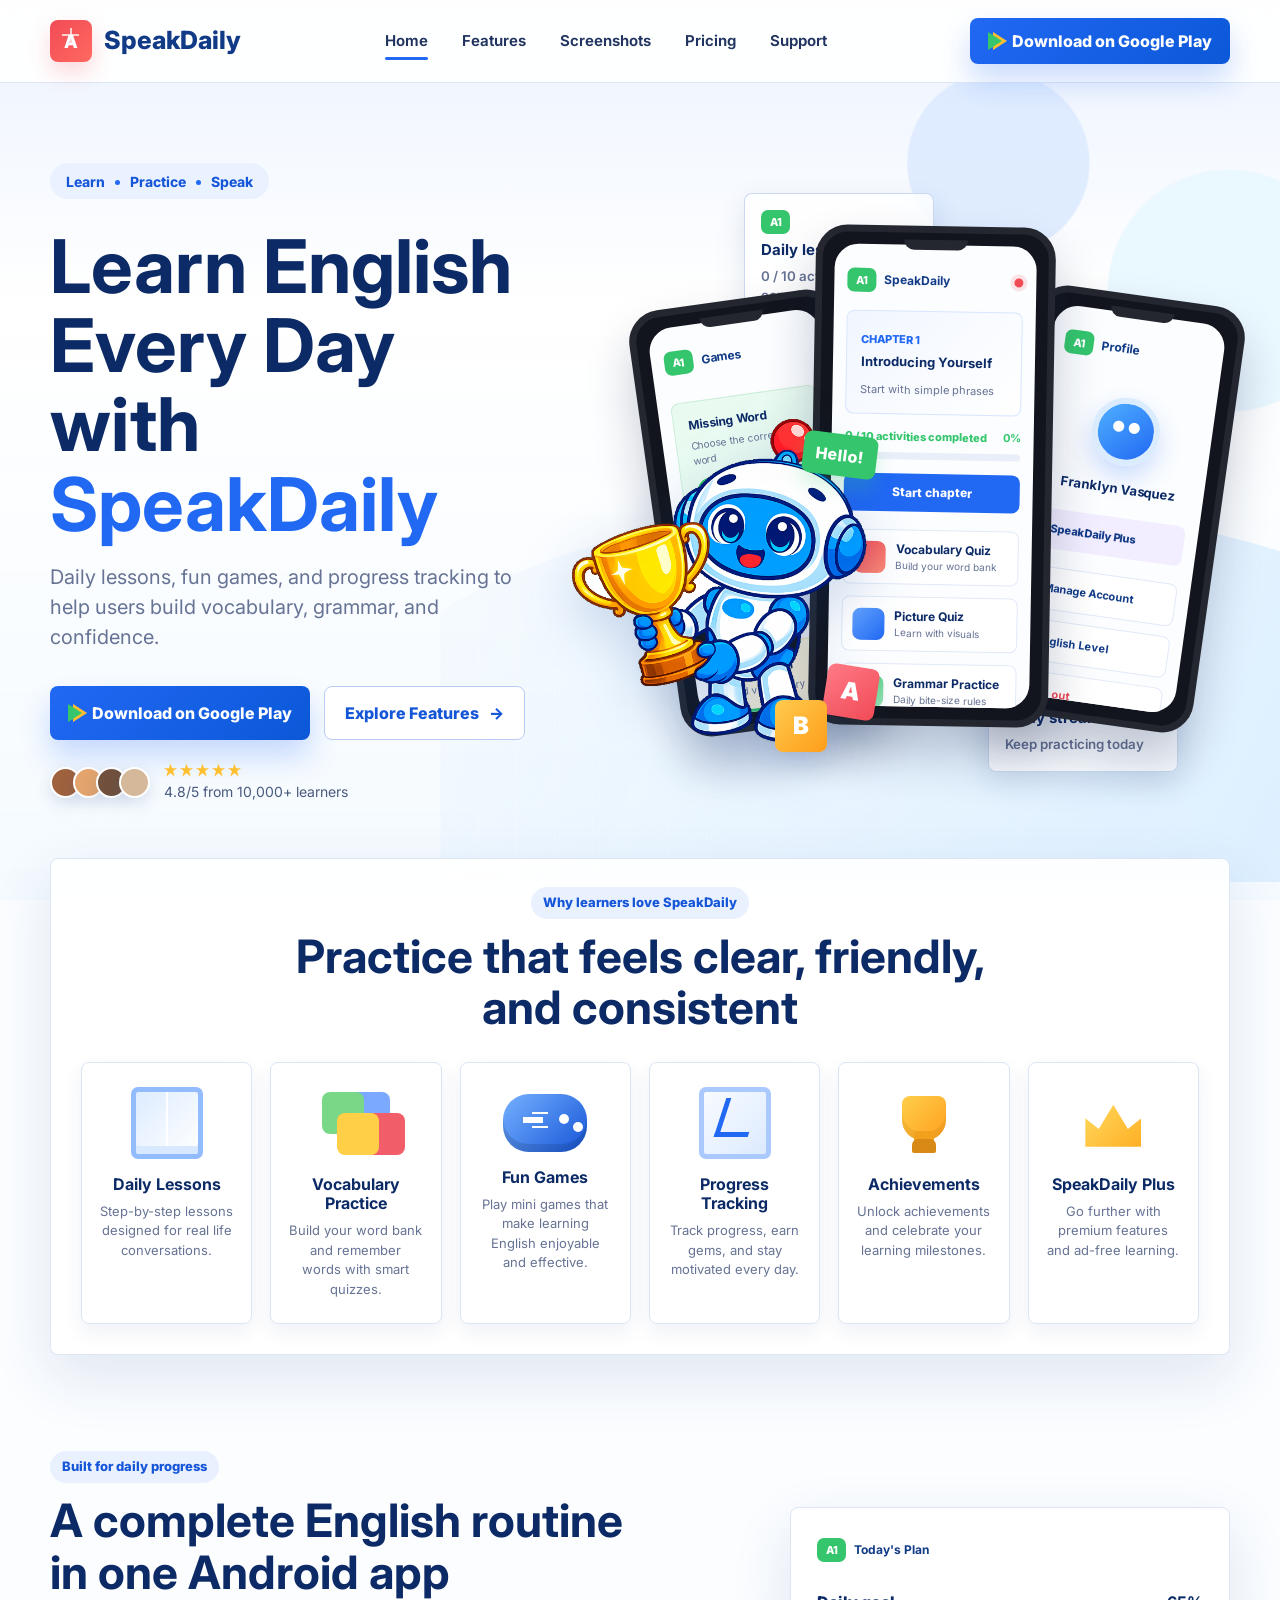
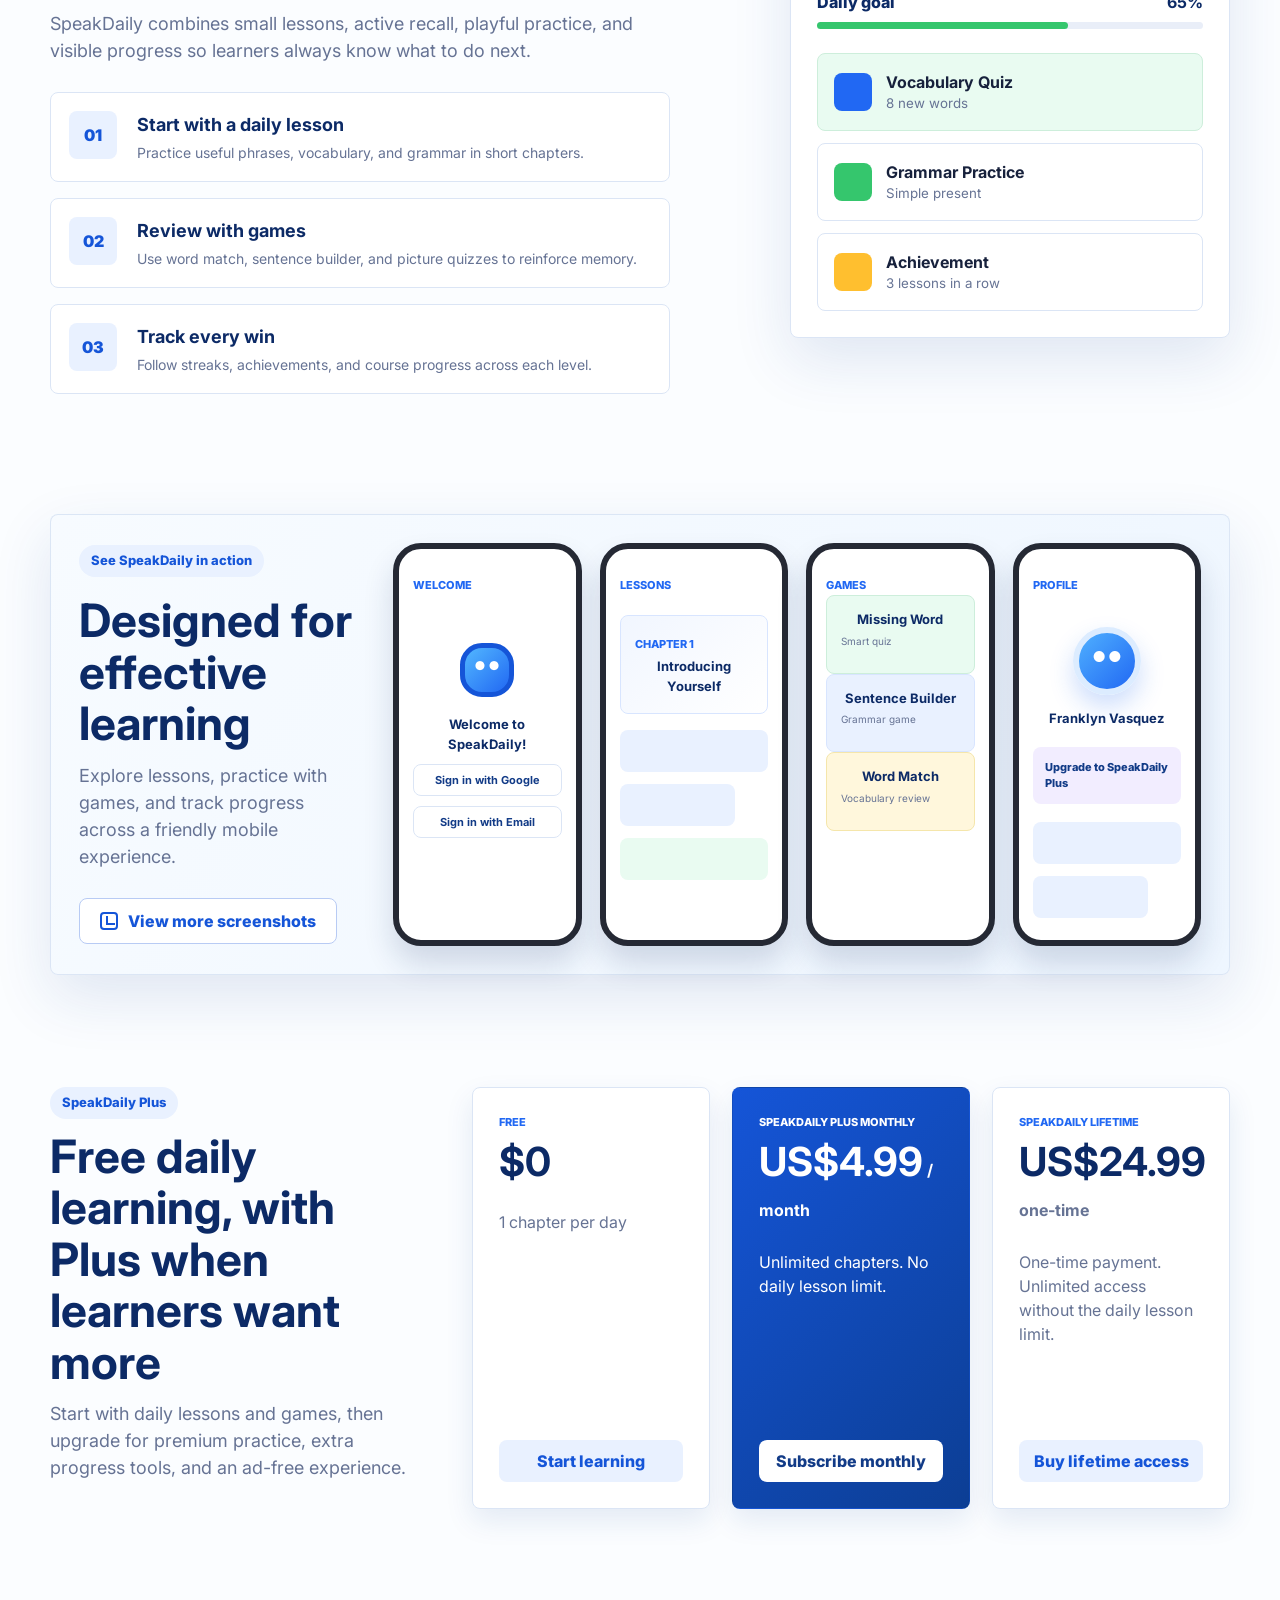
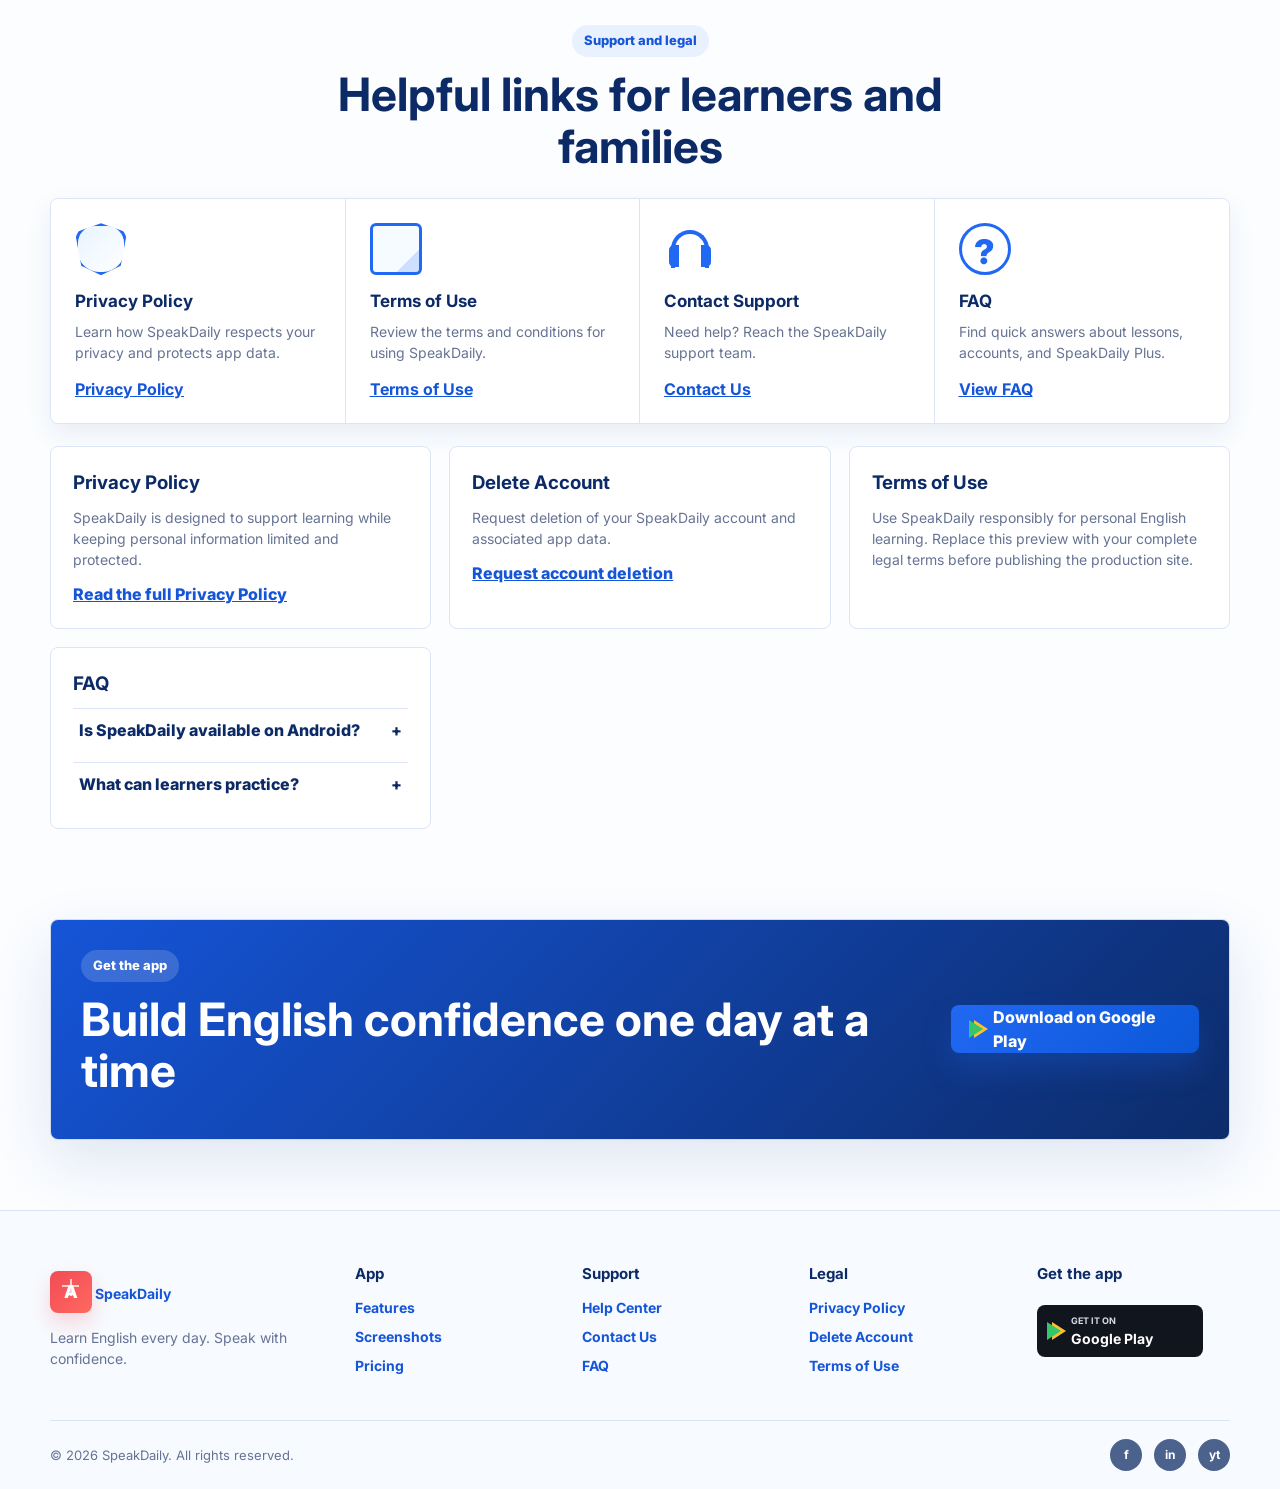
<file: public/index.html>
<!DOCTYPE html>
<html lang="en">
<head>
  <meta charset="UTF-8" />
  <meta name="viewport" content="width=device-width, initial-scale=1.0" />
  <meta name="description" content="SpeakDaily helps Android users learn English every day with daily lessons, fun games, progress tracking, achievements, and SpeakDaily Plus." />
  <title>SpeakDaily | Learn English Every Day</title>
  <link rel="preconnect" href="https://fonts.googleapis.com" />
  <link rel="preconnect" href="https://fonts.gstatic.com" crossorigin />
  <link href="https://fonts.googleapis.com/css2?family=Inter:wght@400;500;600;700;800&display=swap" rel="stylesheet" />
  <link rel="icon" type="image/png" href="assets/images/speakdaily-app-icon-192.png" />
  <link rel="stylesheet" href="styles.css" />
</head>
<body>
  <header class="site-header" id="home">
    <nav class="nav-shell" aria-label="Primary navigation">
      <a class="brand" href="#home" aria-label="SpeakDaily home">
        <span class="brand-mark" aria-hidden="true">
          <span>A</span>
        </span>
        <span>SpeakDaily</span>
      </a>

      <button class="nav-toggle" type="button" aria-label="Open navigation menu" aria-expanded="false" aria-controls="nav-menu">
        <span></span>
        <span></span>
        <span></span>
      </button>

      <div class="nav-menu" id="nav-menu">
        <a class="nav-link active" href="#home">Home</a>
        <a class="nav-link" href="#features">Features</a>
        <a class="nav-link" href="#screenshots">Screenshots</a>
        <a class="nav-link" href="#pricing">Pricing</a>
        <a class="nav-link" href="#support">Support</a>
      </div>

      <a class="play-button nav-play" href="https://play.google.com/store/apps/details?id=com.speakdaily.app" target="_blank" rel="noopener" aria-label="Download SpeakDaily on Google Play">
        <span class="play-triangle" aria-hidden="true"></span>
        <span>Download on Google Play</span>
      </a>
    </nav>
  </header>

  <main>
    <section class="hero section-pad" aria-labelledby="hero-title">
      <div class="hero-scene" aria-hidden="true">
        <div class="hero-card lesson-card">
          <span class="mini-badge">A1</span>
          <strong>Daily lesson ready</strong>
          <small>0 / 10 activities completed</small>
          <div class="lesson-progress"><span></span></div>
        </div>
        <div class="hero-card streak-card">
          <strong>7 day streak</strong>
          <small>Keep practicing today</small>
        </div>
      </div>

      <div class="container hero-grid">
        <div class="hero-copy">
          <div class="eyebrow">
            <span>Learn</span>
            <span>Practice</span>
            <span>Speak</span>
          </div>
          <h1 id="hero-title">Learn English Every Day with <span>SpeakDaily</span></h1>
          <p>Daily lessons, fun games, and progress tracking to help users build vocabulary, grammar, and confidence.</p>
          <div class="hero-actions">
            <a class="play-button hero-play" href="https://play.google.com/store/apps/details?id=com.speakdaily.app" target="_blank" rel="noopener">
              <span class="play-triangle" aria-hidden="true"></span>
              <span>Download on Google Play</span>
            </a>
            <a class="outline-button" href="#features">
              <span>Explore Features</span>
              <span aria-hidden="true">-></span>
            </a>
          </div>
          <div class="trust-row" aria-label="SpeakDaily rating">
            <div class="learner-stack" aria-hidden="true">
              <span></span>
              <span></span>
              <span></span>
              <span></span>
            </div>
            <div>
              <div class="stars" aria-hidden="true">
                <span></span>
                <span></span>
                <span></span>
                <span></span>
                <span></span>
              </div>
              <p>4.8/5 from 10,000+ learners</p>
            </div>
          </div>
        </div>

        <div class="hero-visual" aria-label="SpeakDaily app preview">
          <div class="mascot-wrap">
            <div class="speech-bubble">Hello!</div>
            <img class="mascot-image" src="assets/images/speakdaily-robot-cutout.png" alt="SpeakDaily robot mascot holding a trophy" />
            <div class="letter-block block-a">A</div>
            <div class="letter-block block-b">B</div>
          </div>

          <div class="phone phone-left">
            <div class="phone-top"></div>
            <div class="screen">
              <div class="screen-header">
                <span class="level-dot">A1</span>
                <strong>Games</strong>
              </div>
              <div class="game-list">
                <div class="game-card green">
                  <strong>Missing Word</strong>
                  <span>Choose the correct word</span>
                  <button type="button">Play</button>
                </div>
                <div class="game-card blue">
                  <strong>Sentence Builder</strong>
                  <span>Practice grammar</span>
                  <button type="button">Play</button>
                </div>
                <div class="game-card pale">
                  <strong>Word Match</strong>
                  <span>Build vocabulary</span>
                  <button type="button">Play</button>
                </div>
              </div>
            </div>
          </div>

          <div class="phone phone-main">
            <div class="phone-top"></div>
            <div class="screen">
              <div class="screen-header">
                <span class="level-dot">A1</span>
                <strong>SpeakDaily</strong>
                <span class="alert-dot"></span>
              </div>
              <div class="chapter-card">
                <span>Chapter 1</span>
                <strong>Introducing Yourself</strong>
                <small>Start with simple phrases</small>
              </div>
              <div class="progress-meter">
                <span>0 / 10 activities completed</span>
                <strong>0%</strong>
                <div><i></i></div>
              </div>
              <button class="start-button" type="button">Start chapter</button>
              <ol class="lesson-list">
                <li>
                  <span class="lesson-icon red"></span>
                  <div>
                    <strong>Vocabulary Quiz</strong>
                    <small>Build your word bank</small>
                  </div>
                </li>
                <li>
                  <span class="lesson-icon blue"></span>
                  <div>
                    <strong>Picture Quiz</strong>
                    <small>Learn with visuals</small>
                  </div>
                </li>
                <li>
                  <span class="lesson-icon green"></span>
                  <div>
                    <strong>Grammar Practice</strong>
                    <small>Daily bite-size rules</small>
                  </div>
                </li>
              </ol>
            </div>
          </div>

          <div class="phone phone-right">
            <div class="phone-top"></div>
            <div class="screen">
              <div class="screen-header">
                <span class="level-dot">A1</span>
                <strong>Profile</strong>
              </div>
              <div class="profile-bot"></div>
              <strong class="profile-name">Franklyn Vasquez</strong>
              <span class="plus-strip">SpeakDaily Plus</span>
              <div class="settings-row">Manage Account</div>
              <div class="settings-row">English Level</div>
              <div class="settings-row logout">Log out</div>
            </div>
          </div>
        </div>
      </div>
    </section>

    <section class="feature-summary" id="features" aria-labelledby="features-title">
      <div class="container">
        <div class="section-card">
          <div class="section-heading">
            <span class="section-kicker">Why learners love SpeakDaily</span>
            <h2 id="features-title">Practice that feels clear, friendly, and consistent</h2>
          </div>
          <div class="feature-grid">
            <article class="feature-card">
              <div class="feature-icon book" aria-hidden="true"></div>
              <h3>Daily Lessons</h3>
              <p>Step-by-step lessons designed for real life conversations.</p>
            </article>
            <article class="feature-card">
              <div class="feature-icon puzzle" aria-hidden="true"></div>
              <h3>Vocabulary Practice</h3>
              <p>Build your word bank and remember words with smart quizzes.</p>
            </article>
            <article class="feature-card">
              <div class="feature-icon controller" aria-hidden="true"></div>
              <h3>Fun Games</h3>
              <p>Play mini games that make learning English enjoyable and effective.</p>
            </article>
            <article class="feature-card">
              <div class="feature-icon chart" aria-hidden="true"></div>
              <h3>Progress Tracking</h3>
              <p>Track progress, earn gems, and stay motivated every day.</p>
            </article>
            <article class="feature-card">
              <div class="feature-icon trophy" aria-hidden="true"></div>
              <h3>Achievements</h3>
              <p>Unlock achievements and celebrate your learning milestones.</p>
            </article>
            <article class="feature-card">
              <div class="feature-icon crown" aria-hidden="true"></div>
              <h3>SpeakDaily Plus</h3>
              <p>Go further with premium features and ad-free learning.</p>
            </article>
          </div>
        </div>
      </div>
    </section>

    <section class="learning-flow section-pad" aria-labelledby="learning-title">
      <div class="container split-section">
        <div class="section-copy">
          <span class="section-kicker">Built for daily progress</span>
          <h2 id="learning-title">A complete English routine in one Android app</h2>
          <p>SpeakDaily combines small lessons, active recall, playful practice, and visible progress so learners always know what to do next.</p>
          <div class="flow-list">
            <div>
              <span>01</span>
              <strong>Start with a daily lesson</strong>
              <p>Practice useful phrases, vocabulary, and grammar in short chapters.</p>
            </div>
            <div>
              <span>02</span>
              <strong>Review with games</strong>
              <p>Use word match, sentence builder, and picture quizzes to reinforce memory.</p>
            </div>
            <div>
              <span>03</span>
              <strong>Track every win</strong>
              <p>Follow streaks, achievements, and course progress across each level.</p>
            </div>
          </div>
        </div>
        <div class="routine-panel" aria-label="SpeakDaily learning plan preview">
          <div class="routine-top">
            <span class="level-dot">A1</span>
            <strong>Today's Plan</strong>
          </div>
          <div class="routine-progress">
            <span>Daily goal</span>
            <strong>65%</strong>
            <div><i></i></div>
          </div>
          <div class="routine-task active">
            <span></span>
            <div>
              <strong>Vocabulary Quiz</strong>
              <small>8 new words</small>
            </div>
          </div>
          <div class="routine-task">
            <span></span>
            <div>
              <strong>Grammar Practice</strong>
              <small>Simple present</small>
            </div>
          </div>
          <div class="routine-task">
            <span></span>
            <div>
              <strong>Achievement</strong>
              <small>3 lessons in a row</small>
            </div>
          </div>
        </div>
      </div>
    </section>

    <section class="screenshots section-pad" id="screenshots" aria-labelledby="screenshots-title">
      <div class="container screenshots-band">
        <div class="screenshots-copy">
          <span class="section-kicker">See SpeakDaily in action</span>
          <h2 id="screenshots-title">Designed for effective learning</h2>
          <p>Explore lessons, practice with games, and track progress across a friendly mobile experience.</p>
          <a class="outline-button" href="#screenshots">
            <span class="button-icon" aria-hidden="true"></span>
            <span>View more screenshots</span>
          </a>
        </div>

        <div class="screenshot-strip" aria-label="SpeakDaily app screen previews">
          <article class="screenshot-phone">
            <span class="phone-label">Welcome</span>
            <div class="mini-robot"></div>
            <strong>Welcome to SpeakDaily!</strong>
            <button type="button">Sign in with Google</button>
            <button type="button">Sign in with Email</button>
          </article>
          <article class="screenshot-phone">
            <span class="phone-label">Lessons</span>
            <div class="chapter-card small">
              <span>Chapter 1</span>
              <strong>Introducing Yourself</strong>
            </div>
            <div class="mock-row"></div>
            <div class="mock-row short"></div>
            <div class="mock-row green"></div>
          </article>
          <article class="screenshot-phone">
            <span class="phone-label">Games</span>
            <div class="game-card green">
              <strong>Missing Word</strong>
              <span>Smart quiz</span>
            </div>
            <div class="game-card blue">
              <strong>Sentence Builder</strong>
              <span>Grammar game</span>
            </div>
            <div class="game-card pale">
              <strong>Word Match</strong>
              <span>Vocabulary review</span>
            </div>
          </article>
          <article class="screenshot-phone">
            <span class="phone-label">Profile</span>
            <div class="profile-bot"></div>
            <strong>Franklyn Vasquez</strong>
            <span class="plus-strip">Upgrade to SpeakDaily Plus</span>
            <div class="mock-row"></div>
            <div class="mock-row short"></div>
          </article>
        </div>
      </div>
    </section>

    <section class="pricing section-pad" id="pricing" aria-labelledby="pricing-title">
      <div class="container pricing-grid">
        <div class="pricing-copy">
          <span class="section-kicker">SpeakDaily Plus</span>
          <h2 id="pricing-title">Free daily learning, with Plus when learners want more</h2>
          <p>Start with daily lessons and games, then upgrade for premium practice, extra progress tools, and an ad-free experience.</p>
        </div>
        <article class="price-card">
          <span class="plan-name">Free</span>
          <strong>$0</strong>
          <p>1 chapter per day</p>
          <a href="#download">Start learning</a>
        </article>
        <article class="price-card featured-plan">
          <span class="plan-name">SpeakDaily PLUS Monthly</span>
          <strong>US$4.99<span> / month</span></strong>
          <p>Unlimited chapters. No daily lesson limit.</p>
          <a href="#download">Subscribe monthly</a>
        </article>
        <article class="price-card">
          <span class="plan-name">SpeakDaily Lifetime</span>
          <strong>US$24.99<span> one-time</span></strong>
          <p>One-time payment. Unlimited access without the daily lesson limit.</p>
          <a href="#download">Buy lifetime access</a>
        </article>
      </div>
    </section>

    <section class="support section-pad" id="support" aria-labelledby="support-title">
      <div class="container">
        <div class="section-heading support-heading">
          <span class="section-kicker">Support and legal</span>
          <h2 id="support-title">Helpful links for learners and families</h2>
        </div>
        <div class="support-grid">
          <article class="support-item">
            <div class="support-icon shield" aria-hidden="true"></div>
            <h3>Privacy Policy</h3>
            <p>Learn how SpeakDaily respects your privacy and protects app data.</p>
            <a href="privacy-policy.html">Privacy Policy</a>
          </article>
          <article class="support-item">
            <div class="support-icon document" aria-hidden="true"></div>
            <h3>Terms of Use</h3>
            <p>Review the terms and conditions for using SpeakDaily.</p>
            <a href="#terms-of-use">Terms of Use</a>
          </article>
          <article class="support-item">
            <div class="support-icon headset" aria-hidden="true"></div>
            <h3>Contact Support</h3>
            <p>Need help? Reach the SpeakDaily support team.</p>
            <a href="mailto:support@speakdaily.app">Contact Us</a>
          </article>
          <article class="support-item">
            <div class="support-icon question" aria-hidden="true"></div>
            <h3>FAQ</h3>
            <p>Find quick answers about lessons, accounts, and SpeakDaily Plus.</p>
            <a href="#faq">View FAQ</a>
          </article>
        </div>

        <div class="legal-panels">
          <article id="privacy-policy">
            <h3>Privacy Policy</h3>
            <p>SpeakDaily is designed to support learning while keeping personal information limited and protected.</p>
            <a class="text-link" href="privacy-policy.html">Read the full Privacy Policy</a>
          </article>
          <article id="delete-account">
            <h3>Delete Account</h3>
            <p>Request deletion of your SpeakDaily account and associated app data.</p>
            <a class="text-link" href="delete-account.html">Request account deletion</a>
          </article>
          <article id="terms-of-use">
            <h3>Terms of Use</h3>
            <p>Use SpeakDaily responsibly for personal English learning. Replace this preview with your complete legal terms before publishing the production site.</p>
          </article>
          <article id="faq">
            <h3>FAQ</h3>
            <button class="faq-question" type="button" aria-expanded="false">
              Is SpeakDaily available on Android?
              <span aria-hidden="true">+</span>
            </button>
            <div class="faq-answer">
              <p>Yes. SpeakDaily is presented as an Android app and the landing page is ready to connect to your Google Play listing.</p>
            </div>
            <button class="faq-question" type="button" aria-expanded="false">
              What can learners practice?
              <span aria-hidden="true">+</span>
            </button>
            <div class="faq-answer">
              <p>Learners can practice daily lessons, vocabulary, grammar, games, achievements, and progress tracking.</p>
            </div>
          </article>
        </div>
      </div>
    </section>

    <section class="download" id="download" aria-labelledby="download-title">
      <div class="container download-panel">
        <div>
          <span class="section-kicker">Get the app</span>
          <h2 id="download-title">Build English confidence one day at a time</h2>
        </div>
        <a class="play-button" href="https://play.google.com/store/apps/details?id=com.speakdaily.app" target="_blank" rel="noopener" aria-label="Download SpeakDaily on Google Play">
          <span class="play-triangle" aria-hidden="true"></span>
          <span>Download on Google Play</span>
        </a>
      </div>
    </section>
  </main>

  <footer class="site-footer">
    <div class="container footer-grid">
      <div>
        <a class="brand footer-brand" href="#home">
          <span class="brand-mark" aria-hidden="true">
            <span>A</span>
          </span>
          <span>SpeakDaily</span>
        </a>
        <p>Learn English every day. Speak with confidence.</p>
      </div>
      <div>
        <h3>App</h3>
        <a href="#features">Features</a>
        <a href="#screenshots">Screenshots</a>
        <a href="#pricing">Pricing</a>
      </div>
      <div>
        <h3>Support</h3>
        <a href="#support">Help Center</a>
        <a href="mailto:support@speakdaily.app">Contact Us</a>
        <a href="#faq">FAQ</a>
      </div>
      <div>
        <h3>Legal</h3>
        <a href="privacy-policy.html">Privacy Policy</a>
        <a href="delete-account.html">Delete Account</a>
        <a href="#terms-of-use">Terms of Use</a>
      </div>
      <div>
        <h3>Get the app</h3>
        <a class="store-badge" href="https://play.google.com/store/apps/details?id=com.speakdaily.app" target="_blank" rel="noopener" aria-label="Get SpeakDaily on Google Play">
          <span class="play-triangle" aria-hidden="true"></span>
          <span>
            <small>GET IT ON</small>
            Google Play
          </span>
        </a>
      </div>
    </div>
    <div class="container footer-bottom">
      <p>&copy; <span id="year">2026</span> SpeakDaily. All rights reserved.</p>
      <div class="social-links" aria-label="Social links">
        <a href="#" aria-label="Facebook">f</a>
        <a href="#" aria-label="Instagram">in</a>
        <a href="#" aria-label="YouTube">yt</a>
      </div>
    </div>
  </footer>

  <script>
    const navToggle = document.querySelector('.nav-toggle');
    const navMenu = document.querySelector('.nav-menu');
    const navLinks = document.querySelectorAll('.nav-link');
    const faqButtons = document.querySelectorAll('.faq-question');
    const year = document.getElementById('year');

    year.textContent = new Date().getFullYear();

    navToggle.addEventListener('click', () => {
      const isOpen = navToggle.getAttribute('aria-expanded') === 'true';
      navToggle.setAttribute('aria-expanded', String(!isOpen));
      navMenu.classList.toggle('open');
    });

    navLinks.forEach((link) => {
      link.addEventListener('click', () => {
        navToggle.setAttribute('aria-expanded', 'false');
        navMenu.classList.remove('open');
        navLinks.forEach((item) => item.classList.remove('active'));
        link.classList.add('active');
      });
    });

    faqButtons.forEach((button) => {
      button.addEventListener('click', () => {
        const isOpen = button.getAttribute('aria-expanded') === 'true';
        button.setAttribute('aria-expanded', String(!isOpen));
        button.nextElementSibling.classList.toggle('open');
        button.querySelector('span').textContent = isOpen ? '+' : '-';
      });
    });
  </script>
</body>
</html>
</file>
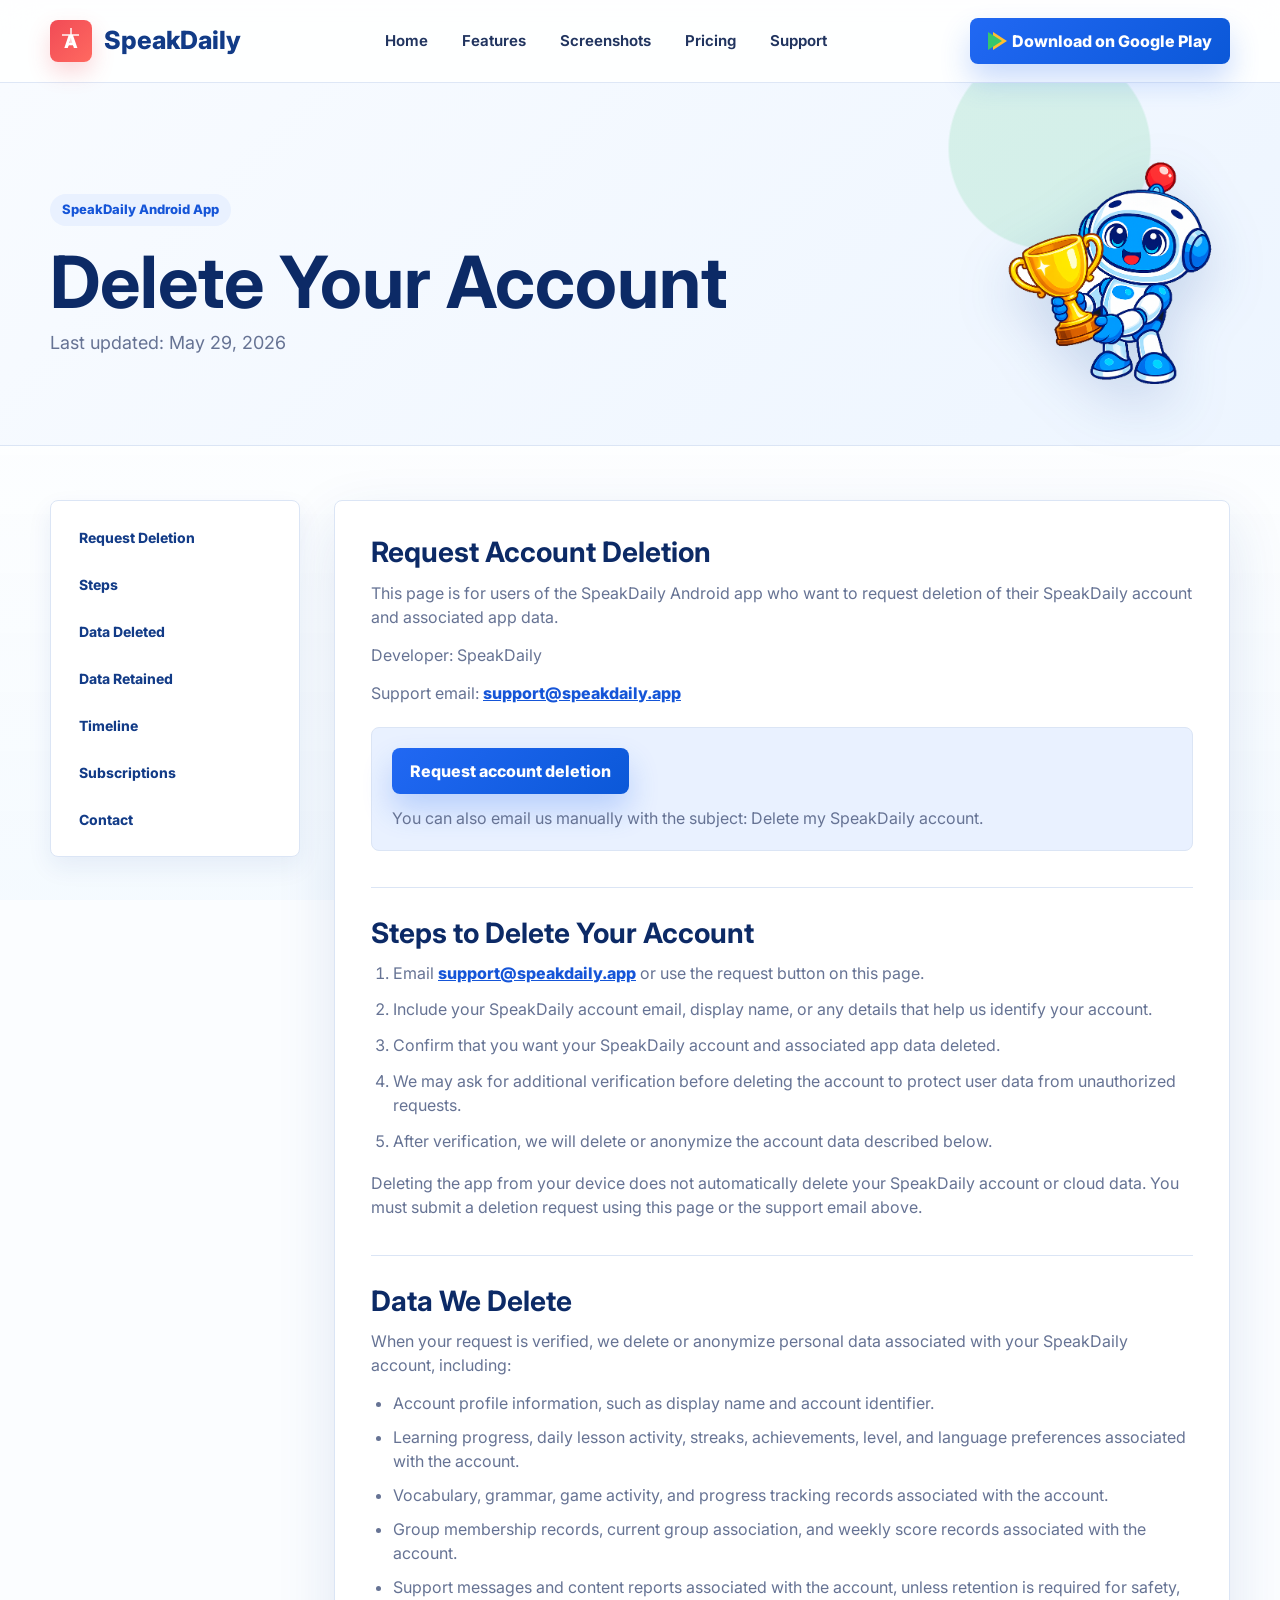
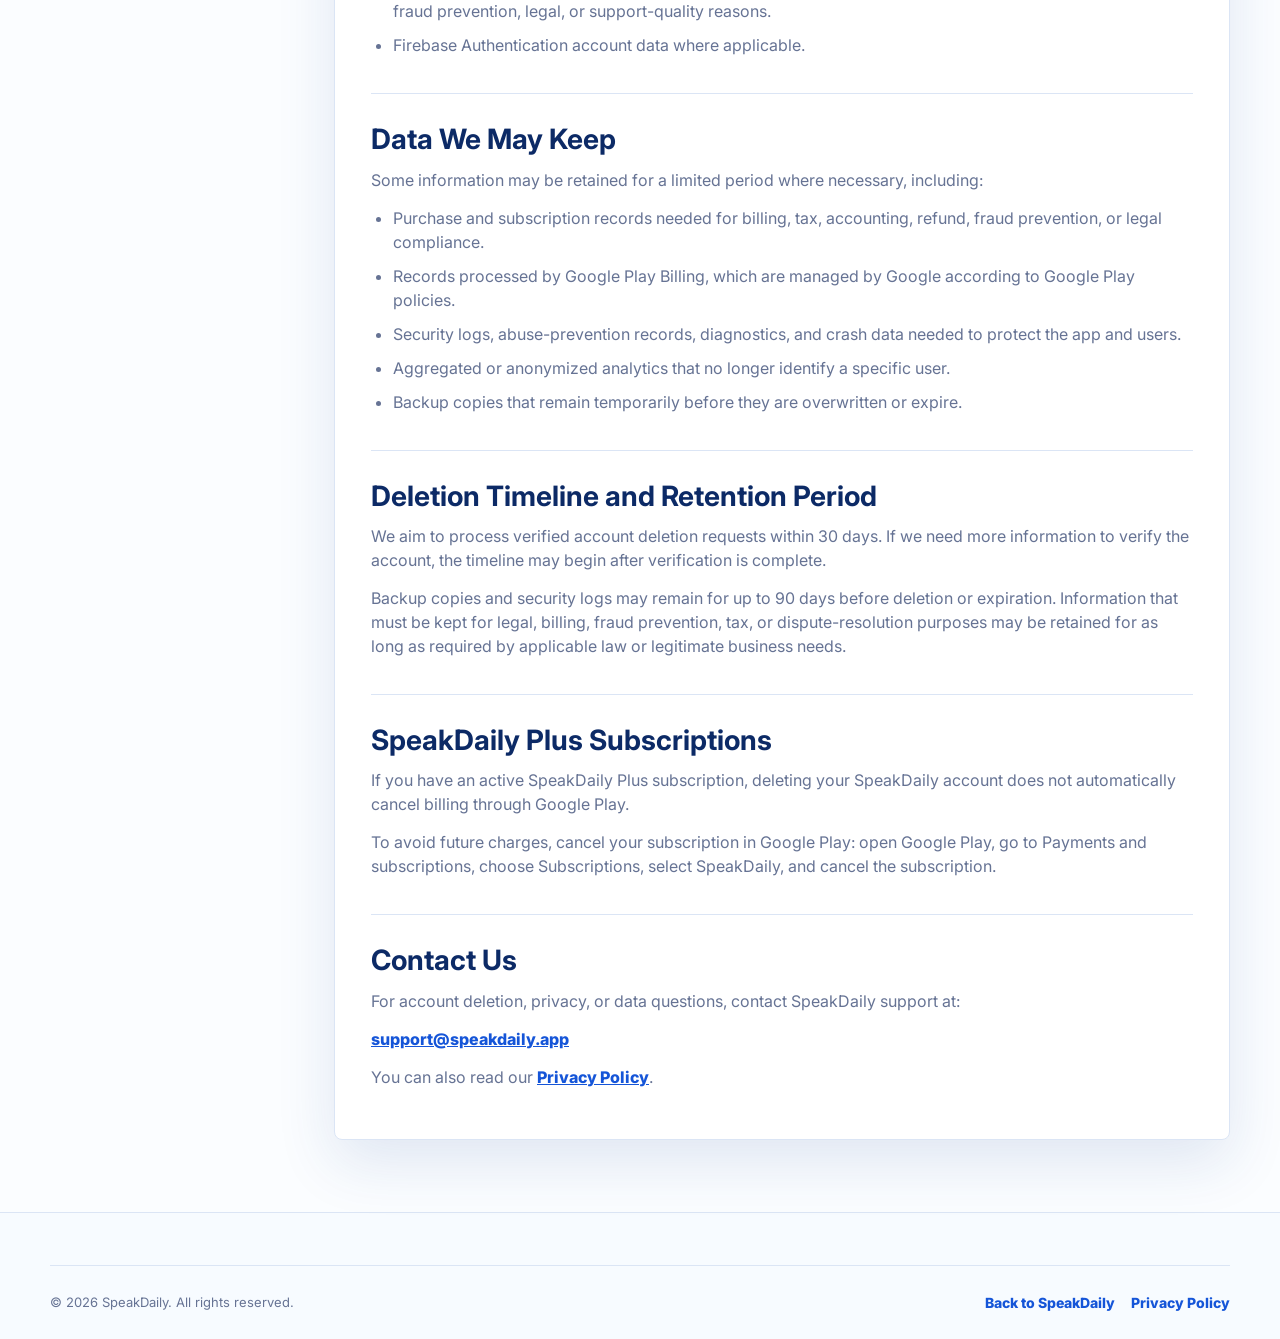
<file: public/delete-account.html>
<!DOCTYPE html>
<html lang="en">
<head>
  <meta charset="UTF-8" />
  <meta name="viewport" content="width=device-width, initial-scale=1.0" />
  <meta name="description" content="Request deletion of your SpeakDaily account and associated app data." />
  <title>Delete Account | SpeakDaily</title>
  <link rel="preconnect" href="https://fonts.googleapis.com" />
  <link rel="preconnect" href="https://fonts.gstatic.com" crossorigin />
  <link href="https://fonts.googleapis.com/css2?family=Inter:wght@400;500;600;700;800&display=swap" rel="stylesheet" />
  <link rel="icon" type="image/png" href="assets/images/speakdaily-app-icon-192.png" />
  <link rel="stylesheet" href="styles.css" />
</head>
<body class="policy-page">
  <header class="site-header">
    <nav class="nav-shell" aria-label="Primary navigation">
      <a class="brand" href="index.html#home" aria-label="SpeakDaily home">
        <span class="brand-mark" aria-hidden="true">
          <span>A</span>
        </span>
        <span>SpeakDaily</span>
      </a>

      <div class="nav-menu policy-nav">
        <a class="nav-link" href="index.html#home">Home</a>
        <a class="nav-link" href="index.html#features">Features</a>
        <a class="nav-link" href="index.html#screenshots">Screenshots</a>
        <a class="nav-link" href="index.html#pricing">Pricing</a>
        <a class="nav-link" href="index.html#support">Support</a>
      </div>

      <a class="play-button nav-play" href="https://play.google.com/store/apps/details?id=com.speakdaily.app" target="_blank" rel="noopener" aria-label="Download SpeakDaily on Google Play">
        <span class="play-triangle" aria-hidden="true"></span>
        <span>Download on Google Play</span>
      </a>
    </nav>
  </header>

  <main>
    <section class="policy-hero">
      <div class="container policy-hero-grid">
        <div>
          <span class="section-kicker">SpeakDaily Android App</span>
          <h1>Delete Your Account</h1>
          <p>Last updated: May 29, 2026</p>
        </div>
        <img src="assets/images/speakdaily-robot-cutout.png" alt="SpeakDaily robot mascot" />
      </div>
    </section>

    <section class="policy-content">
      <div class="container policy-layout">
        <aside class="policy-toc" aria-label="Account deletion sections">
          <a href="#request">Request Deletion</a>
          <a href="#steps">Steps</a>
          <a href="#deleted-data">Data Deleted</a>
          <a href="#retained-data">Data Retained</a>
          <a href="#timeline">Timeline</a>
          <a href="#subscriptions">Subscriptions</a>
          <a href="#contact">Contact</a>
        </aside>

        <article class="policy-document">
          <section id="request">
            <h2>Request Account Deletion</h2>
            <p>This page is for users of the SpeakDaily Android app who want to request deletion of their SpeakDaily account and associated app data.</p>
            <p>Developer: SpeakDaily</p>
            <p>Support email: <a href="mailto:support@speakdaily.app">support@speakdaily.app</a></p>
            <div class="deletion-action">
              <a class="play-button" href="mailto:support@speakdaily.app?subject=Delete%20my%20SpeakDaily%20account&body=Hello%20SpeakDaily%20Support%2C%0A%0AI%20want%20to%20delete%20my%20SpeakDaily%20account%20and%20associated%20app%20data.%0A%0AAccount%20email%20or%20display%20name%3A%20%0AReason%20(optional)%3A%20%0A%0AThank%20you.">Request account deletion</a>
              <p>You can also email us manually with the subject: Delete my SpeakDaily account.</p>
            </div>
          </section>

          <section id="steps">
            <h2>Steps to Delete Your Account</h2>
            <ol class="policy-steps">
              <li>Email <a href="mailto:support@speakdaily.app">support@speakdaily.app</a> or use the request button on this page.</li>
              <li>Include your SpeakDaily account email, display name, or any details that help us identify your account.</li>
              <li>Confirm that you want your SpeakDaily account and associated app data deleted.</li>
              <li>We may ask for additional verification before deleting the account to protect user data from unauthorized requests.</li>
              <li>After verification, we will delete or anonymize the account data described below.</li>
            </ol>
            <p>Deleting the app from your device does not automatically delete your SpeakDaily account or cloud data. You must submit a deletion request using this page or the support email above.</p>
          </section>

          <section id="deleted-data">
            <h2>Data We Delete</h2>
            <p>When your request is verified, we delete or anonymize personal data associated with your SpeakDaily account, including:</p>
            <ul>
              <li>Account profile information, such as display name and account identifier.</li>
              <li>Learning progress, daily lesson activity, streaks, achievements, level, and language preferences associated with the account.</li>
              <li>Vocabulary, grammar, game activity, and progress tracking records associated with the account.</li>
              <li>Group membership records, current group association, and weekly score records associated with the account.</li>
              <li>Support messages and content reports associated with the account, unless retention is required for safety, fraud prevention, legal, or support-quality reasons.</li>
              <li>Firebase Authentication account data where applicable.</li>
            </ul>
          </section>

          <section id="retained-data">
            <h2>Data We May Keep</h2>
            <p>Some information may be retained for a limited period where necessary, including:</p>
            <ul>
              <li>Purchase and subscription records needed for billing, tax, accounting, refund, fraud prevention, or legal compliance.</li>
              <li>Records processed by Google Play Billing, which are managed by Google according to Google Play policies.</li>
              <li>Security logs, abuse-prevention records, diagnostics, and crash data needed to protect the app and users.</li>
              <li>Aggregated or anonymized analytics that no longer identify a specific user.</li>
              <li>Backup copies that remain temporarily before they are overwritten or expire.</li>
            </ul>
          </section>

          <section id="timeline">
            <h2>Deletion Timeline and Retention Period</h2>
            <p>We aim to process verified account deletion requests within 30 days. If we need more information to verify the account, the timeline may begin after verification is complete.</p>
            <p>Backup copies and security logs may remain for up to 90 days before deletion or expiration. Information that must be kept for legal, billing, fraud prevention, tax, or dispute-resolution purposes may be retained for as long as required by applicable law or legitimate business needs.</p>
          </section>

          <section id="subscriptions">
            <h2>SpeakDaily Plus Subscriptions</h2>
            <p>If you have an active SpeakDaily Plus subscription, deleting your SpeakDaily account does not automatically cancel billing through Google Play.</p>
            <p>To avoid future charges, cancel your subscription in Google Play: open Google Play, go to Payments and subscriptions, choose Subscriptions, select SpeakDaily, and cancel the subscription.</p>
          </section>

          <section id="contact">
            <h2>Contact Us</h2>
            <p>For account deletion, privacy, or data questions, contact SpeakDaily support at:</p>
            <p><a href="mailto:support@speakdaily.app">support@speakdaily.app</a></p>
            <p>You can also read our <a href="privacy-policy.html">Privacy Policy</a>.</p>
          </section>
        </article>
      </div>
    </section>
  </main>

  <footer class="site-footer">
    <div class="container footer-bottom policy-footer">
      <p>&copy; <span id="year">2026</span> SpeakDaily. All rights reserved.</p>
      <div class="policy-footer-links">
        <a href="index.html">Back to SpeakDaily</a>
        <a href="privacy-policy.html">Privacy Policy</a>
      </div>
    </div>
  </footer>

  <script>
    const year = document.getElementById('year');
    year.textContent = new Date().getFullYear();
  </script>
</body>
</html>
</file>
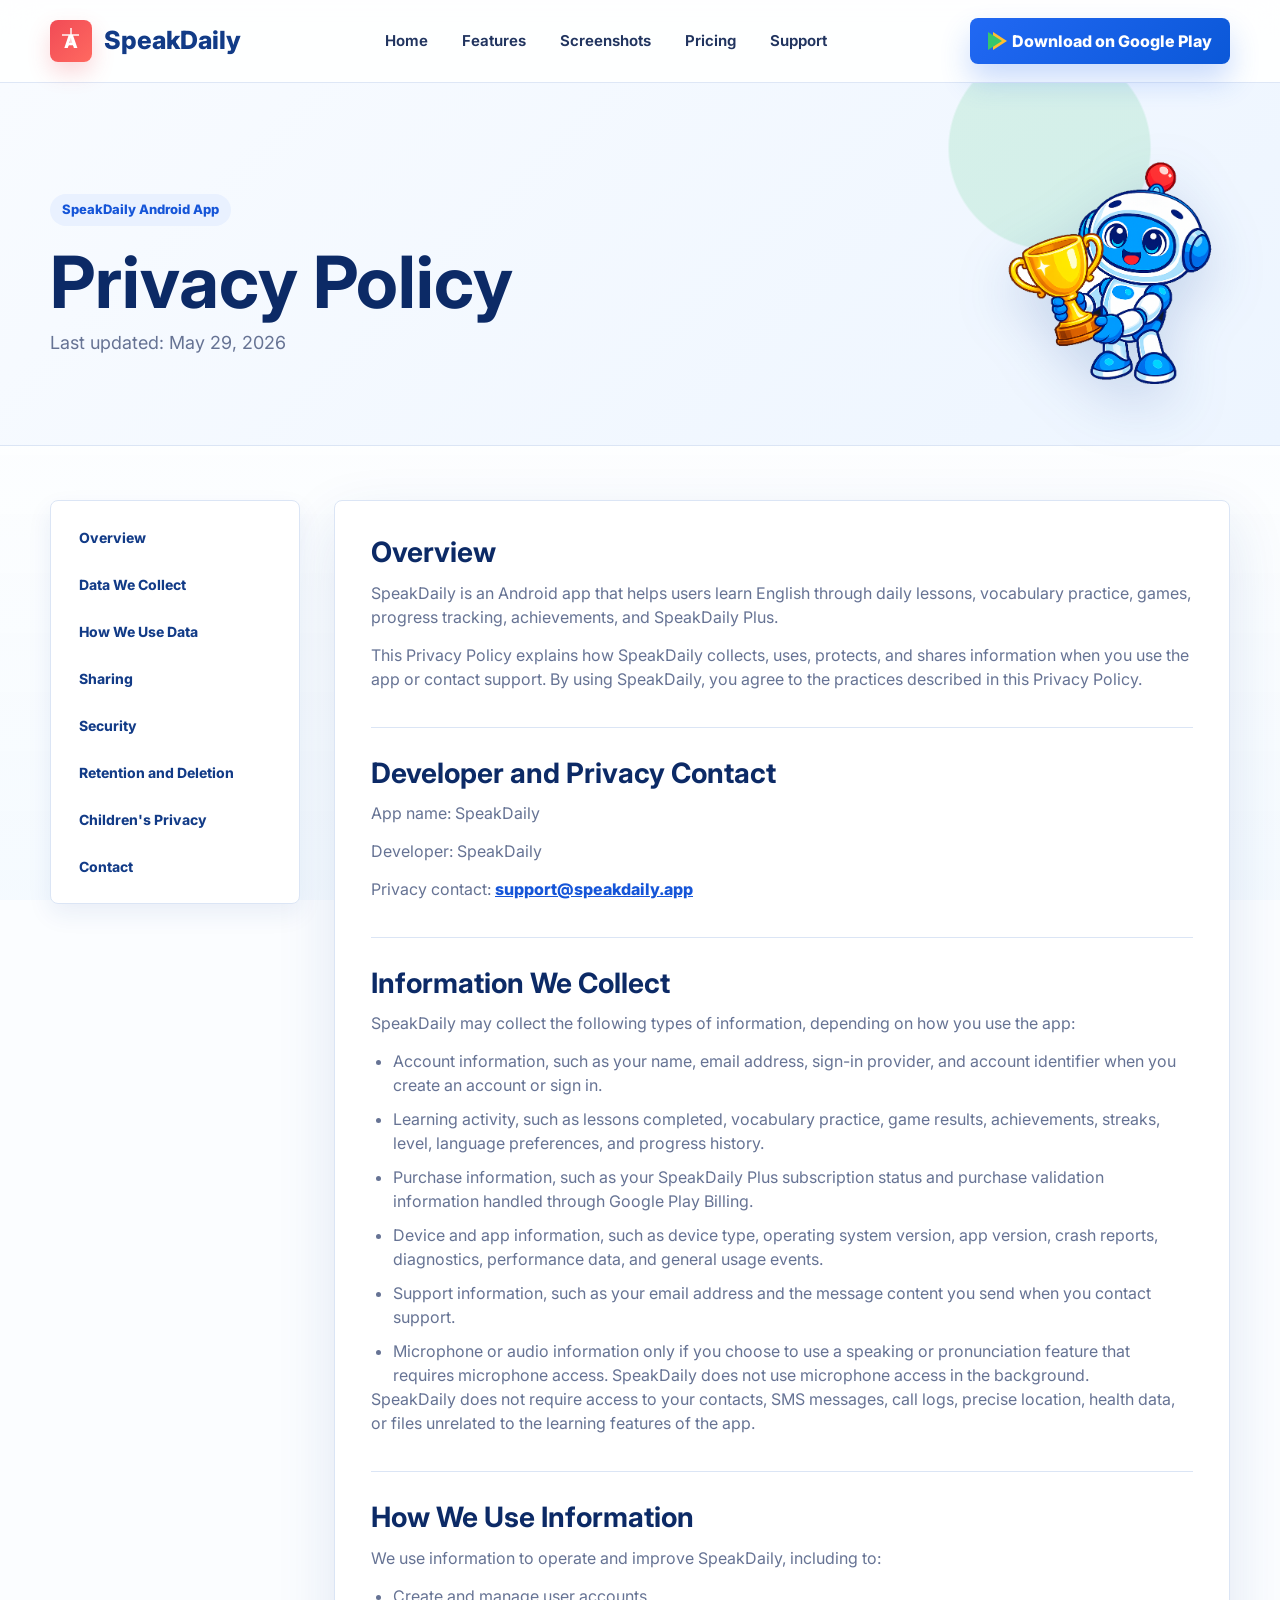
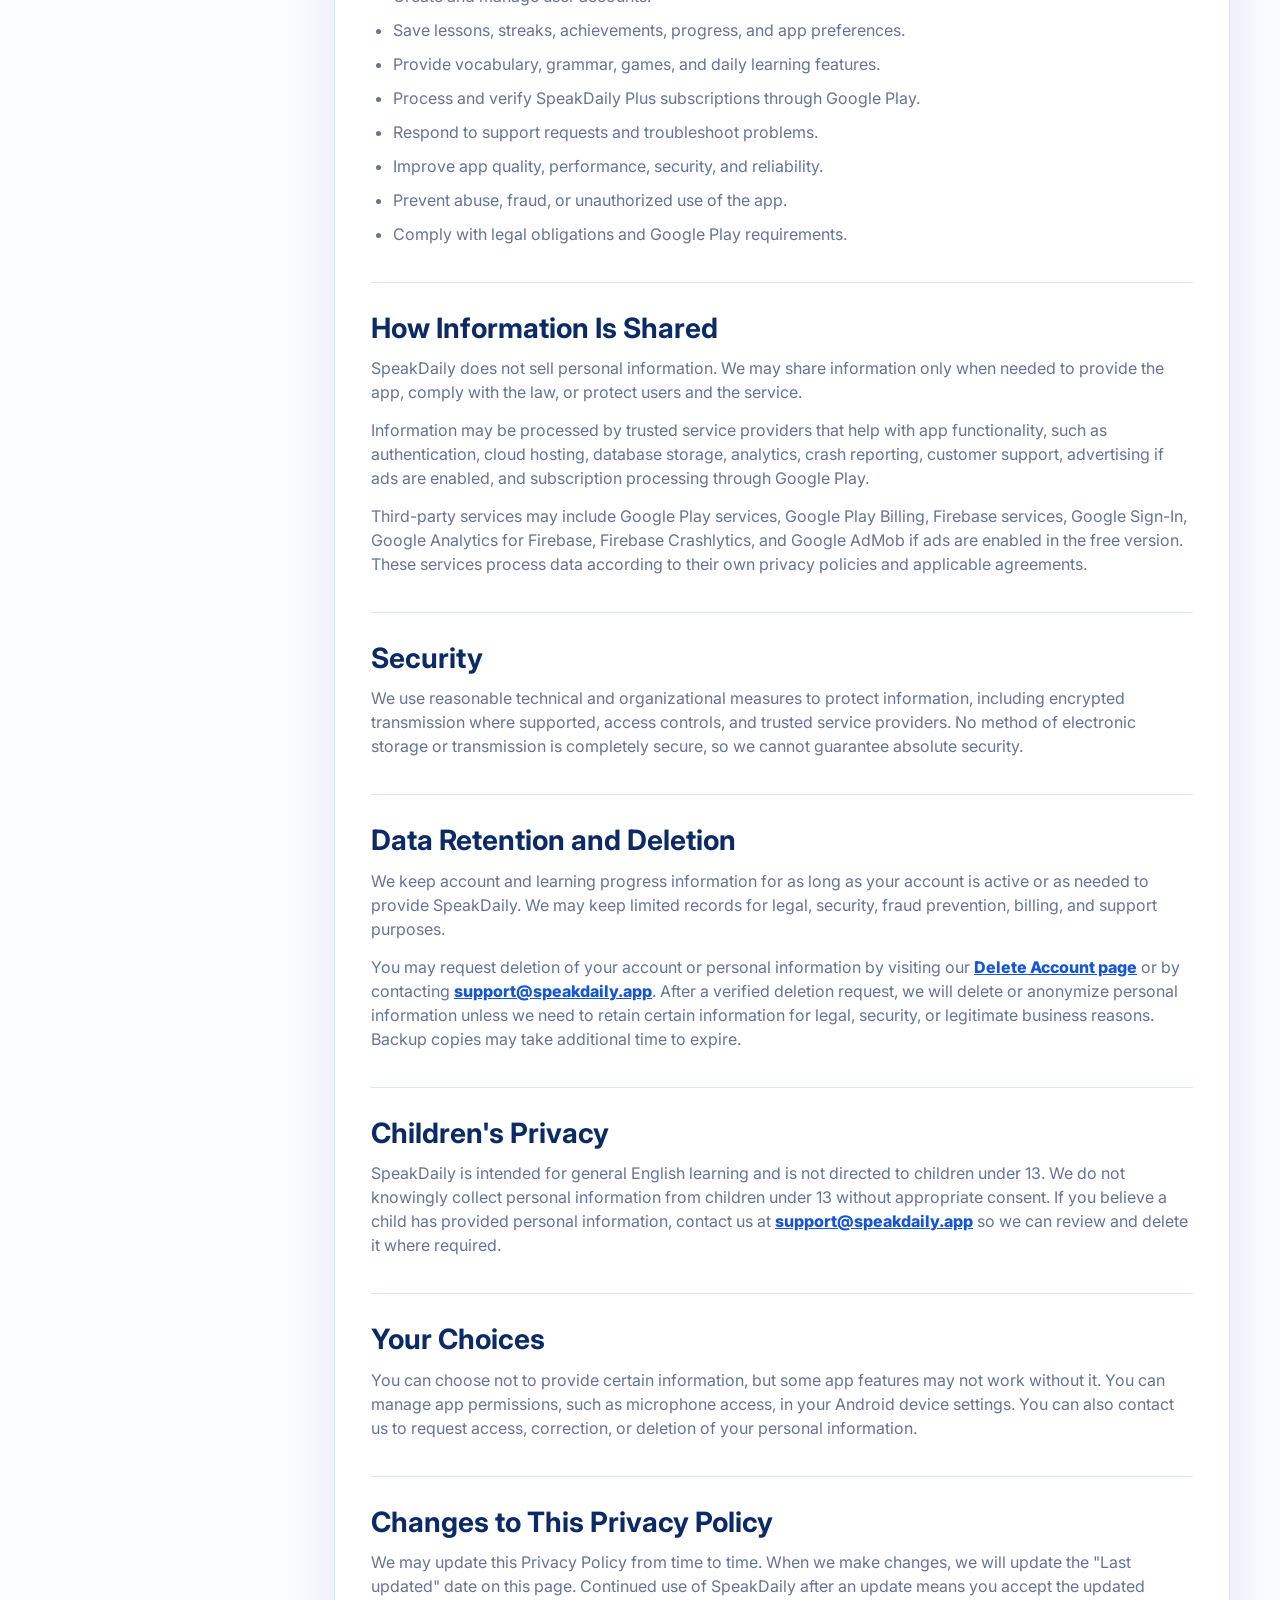
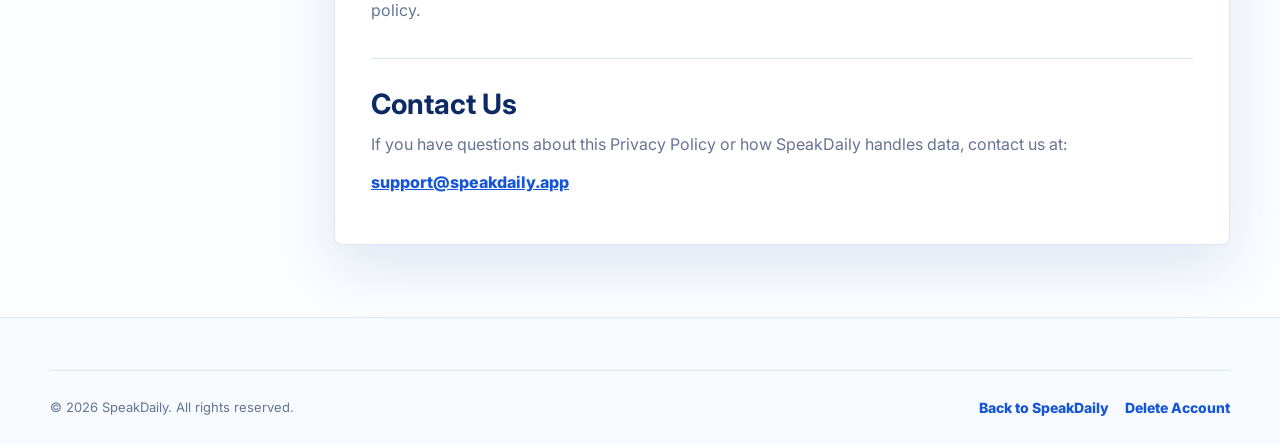
<file: public/privacy-policy.html>
<!DOCTYPE html>
<html lang="en">
<head>
  <meta charset="UTF-8" />
  <meta name="viewport" content="width=device-width, initial-scale=1.0" />
  <meta name="description" content="Privacy Policy for the SpeakDaily Android app." />
  <title>Privacy Policy | SpeakDaily</title>
  <link rel="preconnect" href="https://fonts.googleapis.com" />
  <link rel="preconnect" href="https://fonts.gstatic.com" crossorigin />
  <link href="https://fonts.googleapis.com/css2?family=Inter:wght@400;500;600;700;800&display=swap" rel="stylesheet" />
  <link rel="icon" type="image/png" href="assets/images/speakdaily-app-icon-192.png" />
  <link rel="stylesheet" href="styles.css" />
</head>
<body class="policy-page">
  <header class="site-header">
    <nav class="nav-shell" aria-label="Primary navigation">
      <a class="brand" href="index.html#home" aria-label="SpeakDaily home">
        <span class="brand-mark" aria-hidden="true">
          <span>A</span>
        </span>
        <span>SpeakDaily</span>
      </a>

      <div class="nav-menu policy-nav">
        <a class="nav-link" href="index.html#home">Home</a>
        <a class="nav-link" href="index.html#features">Features</a>
        <a class="nav-link" href="index.html#screenshots">Screenshots</a>
        <a class="nav-link" href="index.html#pricing">Pricing</a>
        <a class="nav-link" href="index.html#support">Support</a>
      </div>

      <a class="play-button nav-play" href="https://play.google.com/store/apps/details?id=com.speakdaily.app" target="_blank" rel="noopener" aria-label="Download SpeakDaily on Google Play">
        <span class="play-triangle" aria-hidden="true"></span>
        <span>Download on Google Play</span>
      </a>
    </nav>
  </header>

  <main>
    <section class="policy-hero">
      <div class="container policy-hero-grid">
        <div>
          <span class="section-kicker">SpeakDaily Android App</span>
          <h1>Privacy Policy</h1>
          <p>Last updated: May 29, 2026</p>
        </div>
        <img src="assets/images/speakdaily-robot-cutout.png" alt="SpeakDaily robot mascot" />
      </div>
    </section>

    <section class="policy-content">
      <div class="container policy-layout">
        <aside class="policy-toc" aria-label="Privacy policy sections">
          <a href="#overview">Overview</a>
          <a href="#data-we-collect">Data We Collect</a>
          <a href="#how-we-use-data">How We Use Data</a>
          <a href="#sharing">Sharing</a>
          <a href="#security">Security</a>
          <a href="#retention">Retention and Deletion</a>
          <a href="#children">Children's Privacy</a>
          <a href="#contact">Contact</a>
        </aside>

        <article class="policy-document">
          <section id="overview">
            <h2>Overview</h2>
            <p>SpeakDaily is an Android app that helps users learn English through daily lessons, vocabulary practice, games, progress tracking, achievements, and SpeakDaily Plus.</p>
            <p>This Privacy Policy explains how SpeakDaily collects, uses, protects, and shares information when you use the app or contact support. By using SpeakDaily, you agree to the practices described in this Privacy Policy.</p>
          </section>

          <section id="developer">
            <h2>Developer and Privacy Contact</h2>
            <p>App name: SpeakDaily</p>
            <p>Developer: SpeakDaily</p>
            <p>Privacy contact: <a href="mailto:support@speakdaily.app">support@speakdaily.app</a></p>
          </section>

          <section id="data-we-collect">
            <h2>Information We Collect</h2>
            <p>SpeakDaily may collect the following types of information, depending on how you use the app:</p>
            <ul>
              <li>Account information, such as your name, email address, sign-in provider, and account identifier when you create an account or sign in.</li>
              <li>Learning activity, such as lessons completed, vocabulary practice, game results, achievements, streaks, level, language preferences, and progress history.</li>
              <li>Purchase information, such as your SpeakDaily Plus subscription status and purchase validation information handled through Google Play Billing.</li>
              <li>Device and app information, such as device type, operating system version, app version, crash reports, diagnostics, performance data, and general usage events.</li>
              <li>Support information, such as your email address and the message content you send when you contact support.</li>
              <li>Microphone or audio information only if you choose to use a speaking or pronunciation feature that requires microphone access. SpeakDaily does not use microphone access in the background.</li>
            </ul>
            <p>SpeakDaily does not require access to your contacts, SMS messages, call logs, precise location, health data, or files unrelated to the learning features of the app.</p>
          </section>

          <section id="how-we-use-data">
            <h2>How We Use Information</h2>
            <p>We use information to operate and improve SpeakDaily, including to:</p>
            <ul>
              <li>Create and manage user accounts.</li>
              <li>Save lessons, streaks, achievements, progress, and app preferences.</li>
              <li>Provide vocabulary, grammar, games, and daily learning features.</li>
              <li>Process and verify SpeakDaily Plus subscriptions through Google Play.</li>
              <li>Respond to support requests and troubleshoot problems.</li>
              <li>Improve app quality, performance, security, and reliability.</li>
              <li>Prevent abuse, fraud, or unauthorized use of the app.</li>
              <li>Comply with legal obligations and Google Play requirements.</li>
            </ul>
          </section>

          <section id="sharing">
            <h2>How Information Is Shared</h2>
            <p>SpeakDaily does not sell personal information. We may share information only when needed to provide the app, comply with the law, or protect users and the service.</p>
            <p>Information may be processed by trusted service providers that help with app functionality, such as authentication, cloud hosting, database storage, analytics, crash reporting, customer support, advertising if ads are enabled, and subscription processing through Google Play.</p>
            <p>Third-party services may include Google Play services, Google Play Billing, Firebase services, Google Sign-In, Google Analytics for Firebase, Firebase Crashlytics, and Google AdMob if ads are enabled in the free version. These services process data according to their own privacy policies and applicable agreements.</p>
          </section>

          <section id="security">
            <h2>Security</h2>
            <p>We use reasonable technical and organizational measures to protect information, including encrypted transmission where supported, access controls, and trusted service providers. No method of electronic storage or transmission is completely secure, so we cannot guarantee absolute security.</p>
          </section>

          <section id="retention">
            <h2>Data Retention and Deletion</h2>
            <p>We keep account and learning progress information for as long as your account is active or as needed to provide SpeakDaily. We may keep limited records for legal, security, fraud prevention, billing, and support purposes.</p>
            <p>You may request deletion of your account or personal information by visiting our <a href="delete-account.html">Delete Account page</a> or by contacting <a href="mailto:support@speakdaily.app">support@speakdaily.app</a>. After a verified deletion request, we will delete or anonymize personal information unless we need to retain certain information for legal, security, or legitimate business reasons. Backup copies may take additional time to expire.</p>
          </section>

          <section id="children">
            <h2>Children's Privacy</h2>
            <p>SpeakDaily is intended for general English learning and is not directed to children under 13. We do not knowingly collect personal information from children under 13 without appropriate consent. If you believe a child has provided personal information, contact us at <a href="mailto:support@speakdaily.app">support@speakdaily.app</a> so we can review and delete it where required.</p>
          </section>

          <section id="choices">
            <h2>Your Choices</h2>
            <p>You can choose not to provide certain information, but some app features may not work without it. You can manage app permissions, such as microphone access, in your Android device settings. You can also contact us to request access, correction, or deletion of your personal information.</p>
          </section>

          <section id="changes">
            <h2>Changes to This Privacy Policy</h2>
            <p>We may update this Privacy Policy from time to time. When we make changes, we will update the "Last updated" date on this page. Continued use of SpeakDaily after an update means you accept the updated policy.</p>
          </section>

          <section id="contact">
            <h2>Contact Us</h2>
            <p>If you have questions about this Privacy Policy or how SpeakDaily handles data, contact us at:</p>
            <p><a href="mailto:support@speakdaily.app">support@speakdaily.app</a></p>
          </section>
        </article>
      </div>
    </section>
  </main>

  <footer class="site-footer">
    <div class="container footer-bottom policy-footer">
      <p>&copy; <span id="year">2026</span> SpeakDaily. All rights reserved.</p>
      <div class="policy-footer-links">
        <a href="index.html">Back to SpeakDaily</a>
        <a href="delete-account.html">Delete Account</a>
      </div>
    </div>
  </footer>

  <script>
    const year = document.getElementById('year');
    year.textContent = new Date().getFullYear();
  </script>
</body>
</html>
</file>
<file: public/styles.css>
:root {
  --blue-900: #0c2a66;
  --blue-800: #123b87;
  --blue-700: #1555d8;
  --blue-600: #2168f3;
  --blue-100: #e9f1ff;
  --green-600: #35c66d;
  --green-100: #e9fbf1;
  --red-500: #f14b56;
  --yellow-500: #ffbf2f;
  --ink: #17213c;
  --muted: #667394;
  --line: #dbe5f5;
  --surface: #ffffff;
  --soft: #f5f9ff;
  --shadow: 0 22px 60px rgba(24, 66, 148, 0.12);
  --tight-shadow: 0 12px 30px rgba(20, 54, 118, 0.12);
  --radius: 8px;
  --container: min(1180px, calc(100% - 40px));
}

* {
  box-sizing: border-box;
}

html {
  scroll-behavior: smooth;
}

body {
  margin: 0;
  font-family: "Inter", Arial, sans-serif;
  color: var(--ink);
  background: #fbfdff;
  line-height: 1.5;
}

body::before {
  content: "";
  position: fixed;
  inset: 0;
  z-index: -2;
  background:
    linear-gradient(180deg, rgba(233, 241, 255, 0.88) 0%, rgba(255, 255, 255, 0.9) 34%, rgba(244, 250, 255, 0.94) 100%);
}

a {
  color: inherit;
}

button,
a {
  -webkit-tap-highlight-color: transparent;
}

button {
  font: inherit;
}

.container {
  width: var(--container);
  margin: 0 auto;
}

.section-pad {
  padding: 80px 0;
}

.site-header {
  position: sticky;
  top: 0;
  z-index: 50;
  background: rgba(255, 255, 255, 0.92);
  backdrop-filter: blur(18px);
  border-bottom: 1px solid rgba(219, 229, 245, 0.9);
}

.nav-shell {
  width: var(--container);
  height: 82px;
  margin: 0 auto;
  display: grid;
  grid-template-columns: auto 1fr auto;
  align-items: center;
  gap: 28px;
}

.brand {
  display: inline-flex;
  align-items: center;
  gap: 12px;
  text-decoration: none;
  color: var(--blue-800);
  font-size: 25px;
  font-weight: 800;
  white-space: nowrap;
}

.brand-mark {
  width: 42px;
  height: 42px;
  display: inline-grid;
  place-items: center;
  border-radius: 8px;
  background: linear-gradient(135deg, var(--red-500), #ff6960);
  color: #fff;
  box-shadow: 0 10px 22px rgba(241, 75, 86, 0.22);
  position: relative;
  overflow: hidden;
}

.brand-mark::before,
.brand-mark::after {
  content: "";
  position: absolute;
  background: rgba(255, 255, 255, 0.7);
}

.brand-mark::before {
  width: 17px;
  height: 2px;
  top: 14px;
  left: 12px;
}

.brand-mark::after {
  width: 2px;
  height: 17px;
  top: 8px;
  left: 20px;
}

.brand-mark span {
  position: relative;
  z-index: 1;
  font-size: 18px;
  font-weight: 800;
}

.nav-menu {
  justify-self: center;
  display: flex;
  align-items: center;
  gap: 34px;
}

.nav-link {
  position: relative;
  text-decoration: none;
  color: #21345f;
  font-weight: 650;
  font-size: 15px;
  padding: 28px 0;
}

.nav-link::after {
  content: "";
  position: absolute;
  left: 0;
  right: 0;
  bottom: 20px;
  height: 3px;
  border-radius: 999px;
  background: var(--blue-600);
  transform: scaleX(0);
  transform-origin: center;
  transition: transform 0.2s ease;
}

.nav-link:hover::after,
.nav-link.active::after {
  transform: scaleX(1);
}

.nav-toggle {
  display: none;
  width: 44px;
  height: 44px;
  border: 1px solid var(--line);
  border-radius: 8px;
  background: #fff;
  align-items: center;
  justify-content: center;
  flex-direction: column;
  gap: 5px;
}

.nav-toggle span {
  width: 20px;
  height: 2px;
  background: var(--blue-800);
  border-radius: 4px;
}

.play-button,
.outline-button {
  min-height: 46px;
  display: inline-flex;
  align-items: center;
  justify-content: center;
  gap: 10px;
  border-radius: 8px;
  font-weight: 800;
  text-decoration: none;
  transition: transform 0.2s ease, box-shadow 0.2s ease, border-color 0.2s ease;
}

.play-button {
  padding: 0 18px;
  color: #fff;
  background: linear-gradient(135deg, var(--blue-600), #0b58d8);
  box-shadow: 0 16px 30px rgba(33, 104, 243, 0.24);
}

.play-button:hover,
.outline-button:hover {
  transform: translateY(-2px);
}

.outline-button {
  padding: 0 20px;
  color: var(--blue-700);
  background: #fff;
  border: 1px solid #b8cbf4;
}

.play-triangle {
  width: 0;
  height: 0;
  border-top: 9px solid transparent;
  border-bottom: 9px solid transparent;
  border-left: 14px solid var(--green-600);
  filter: drop-shadow(5px 0 0 var(--yellow-500));
}

.hero {
  position: relative;
  min-height: 660px;
  display: flex;
  align-items: center;
  overflow: hidden;
  background:
    radial-gradient(circle at 78% 10%, rgba(219, 233, 255, 0.85) 0 90px, transparent 92px),
    radial-gradient(circle at 96% 26%, rgba(232, 247, 255, 0.9) 0 120px, transparent 122px);
}

.hero::after {
  content: "";
  position: absolute;
  right: 0;
  bottom: 0;
  width: min(74vw, 840px);
  height: 68%;
  z-index: 0;
  background:
    linear-gradient(115deg, rgba(234, 246, 255, 0.1), rgba(219, 238, 255, 0.92)),
    repeating-linear-gradient(90deg, rgba(255, 255, 255, 0.44) 0 1px, transparent 1px 38px);
  clip-path: ellipse(70% 46% at 58% 76%);
}

.hero-grid {
  position: relative;
  z-index: 2;
  display: grid;
  grid-template-columns: minmax(360px, 0.9fr) minmax(560px, 1.2fr);
  gap: 24px;
  align-items: center;
}

.hero-copy {
  max-width: 590px;
}

.eyebrow {
  display: inline-flex;
  gap: 10px;
  align-items: center;
  min-height: 36px;
  padding: 0 16px;
  color: var(--blue-700);
  background: #eaf2ff;
  border-radius: 999px;
  font-size: 14px;
  font-weight: 750;
}

.eyebrow span + span::before {
  content: "";
  display: inline-block;
  width: 5px;
  height: 5px;
  margin-right: 10px;
  vertical-align: middle;
  border-radius: 50%;
  background: var(--blue-600);
}

.hero h1 {
  margin: 28px 0 18px;
  color: var(--blue-900);
  font-size: clamp(46px, 6vw, 74px);
  line-height: 1.07;
  max-width: 760px;
}

.hero h1::first-line {
  color: var(--blue-900);
}

.hero h1 span,
.hero h1 strong {
  color: var(--blue-600);
}

.hero p {
  max-width: 520px;
  margin: 0;
  color: var(--muted);
  font-size: 20px;
}

.hero-actions {
  display: flex;
  flex-wrap: wrap;
  gap: 14px;
  margin: 34px 0 24px;
}

.hero-play,
.hero-actions .outline-button {
  min-height: 54px;
}

.trust-row {
  display: flex;
  align-items: center;
  gap: 14px;
}

.learner-stack {
  display: flex;
}

.learner-stack span {
  width: 31px;
  height: 31px;
  margin-left: -8px;
  border: 2px solid #fff;
  border-radius: 50%;
  box-shadow: 0 6px 16px rgba(36, 76, 146, 0.16);
}

.learner-stack span:first-child {
  margin-left: 0;
  background: #9f623f;
}

.learner-stack span:nth-child(2) {
  background: #e3a46e;
}

.learner-stack span:nth-child(3) {
  background: #71513d;
}

.learner-stack span:nth-child(4) {
  background: #d5b79a;
}

.stars {
  display: flex;
  gap: 3px;
  line-height: 1;
}

.stars span {
  width: 13px;
  height: 13px;
  background: var(--yellow-500);
  clip-path: polygon(50% 0, 62% 35%, 100% 35%, 70% 56%, 82% 100%, 50% 72%, 18% 100%, 30% 56%, 0 35%, 38% 35%);
}

.trust-row p {
  margin: 4px 0 0;
  color: #495a7e;
  font-size: 14px;
}

.hero-visual {
  position: relative;
  min-height: 560px;
  perspective: 1400px;
}

.hero-scene {
  position: absolute;
  inset: 0;
  pointer-events: none;
}

.hero-card {
  position: absolute;
  z-index: 1;
  display: grid;
  gap: 5px;
  width: 190px;
  padding: 16px;
  border: 1px solid rgba(190, 207, 237, 0.78);
  border-radius: var(--radius);
  background: rgba(255, 255, 255, 0.72);
  box-shadow: var(--tight-shadow);
  backdrop-filter: blur(18px);
}

.lesson-card {
  right: 27%;
  top: 110px;
}

.streak-card {
  right: 8%;
  bottom: 110px;
}

.hero-card strong {
  color: var(--blue-900);
  font-size: 15px;
}

.hero-card small {
  color: var(--muted);
  font-weight: 600;
}

.mini-badge,
.level-dot {
  display: inline-grid;
  place-items: center;
  width: 29px;
  height: 24px;
  border-radius: 7px;
  color: #fff;
  background: var(--green-600);
  font-size: 11px;
  font-weight: 800;
}

.lesson-progress,
.lesson-progress span,
.progress-meter div,
.progress-meter i,
.routine-progress div,
.routine-progress i {
  height: 7px;
  border-radius: 999px;
}

.lesson-progress {
  background: #e9eef8;
}

.lesson-progress span {
  display: block;
  width: 64%;
  background: var(--blue-600);
}

.phone {
  position: absolute;
  width: 210px;
  height: 430px;
  padding: 12px;
  border: 7px solid #24272f;
  border-radius: 32px;
  background: #12151d;
  box-shadow: 0 28px 48px rgba(16, 31, 73, 0.24);
  overflow: hidden;
}

.phone::before {
  content: "";
  position: absolute;
  top: 7px;
  left: 50%;
  width: 64px;
  height: 10px;
  border-radius: 0 0 12px 12px;
  background: #24272f;
  transform: translateX(-50%);
  z-index: 4;
}

.phone-main {
  right: 178px;
  top: 24px;
  width: 240px;
  height: 500px;
  transform: rotate(1deg);
  z-index: 6;
}

.phone-left {
  right: 366px;
  top: 96px;
  transform: rotate(-8deg);
  z-index: 4;
}

.phone-right {
  right: 10px;
  top: 92px;
  transform: rotate(8deg);
  z-index: 3;
}

.screen {
  height: 100%;
  padding: 20px 13px 14px;
  border-radius: 24px;
  background: #fbfdff;
  overflow: hidden;
}

.screen-header,
.routine-top {
  display: flex;
  align-items: center;
  gap: 8px;
  min-height: 32px;
  color: var(--blue-800);
  font-size: 12px;
}

.screen-header strong,
.routine-top strong {
  flex: 1;
}

.alert-dot {
  width: 9px;
  height: 9px;
  border-radius: 50%;
  background: var(--red-500);
  box-shadow: 0 0 0 4px rgba(241, 75, 86, 0.14);
}

.chapter-card {
  margin-top: 14px;
  padding: 14px;
  border-radius: var(--radius);
  background: linear-gradient(135deg, #f1f6ff, #ffffff);
  border: 1px solid #d8e5ff;
}

.chapter-card span,
.phone-label,
.plan-name {
  display: inline-block;
  color: var(--blue-600);
  font-size: 11px;
  font-weight: 800;
  text-transform: uppercase;
}

.chapter-card strong {
  display: block;
  margin: 3px 0;
  color: var(--blue-900);
  font-size: 13px;
}

.chapter-card small {
  color: var(--muted);
  font-size: 11px;
}

.progress-meter {
  margin: 14px 0;
  color: var(--green-600);
  font-size: 11px;
  font-weight: 800;
}

.progress-meter {
  display: grid;
  grid-template-columns: 1fr auto;
  gap: 8px;
}

.progress-meter div {
  grid-column: 1 / -1;
  background: #e9eef8;
}

.progress-meter i {
  display: block;
  width: 6%;
  background: var(--green-600);
}

.start-button {
  width: 100%;
  min-height: 38px;
  color: #fff;
  border: 0;
  border-radius: 8px;
  background: var(--blue-600);
  font-size: 12px;
  font-weight: 800;
}

.lesson-list {
  display: grid;
  gap: 12px;
  margin: 18px 0 0;
  padding: 0;
  list-style: none;
}

.lesson-list li {
  display: flex;
  gap: 10px;
  align-items: center;
  padding: 10px;
  border: 1px solid #e1e9f8;
  border-radius: var(--radius);
  background: #fff;
}

.lesson-list strong {
  display: block;
  color: var(--blue-900);
  font-size: 12px;
}

.lesson-list small {
  display: block;
  color: var(--muted);
  font-size: 10px;
}

.lesson-icon {
  width: 32px;
  height: 32px;
  flex: 0 0 32px;
  border-radius: 8px;
}

.lesson-icon.red {
  background: linear-gradient(135deg, var(--red-500), #ff8b76);
}

.lesson-icon.blue {
  background: linear-gradient(135deg, #65a4ff, var(--blue-600));
}

.lesson-icon.green {
  background: linear-gradient(135deg, var(--green-600), #9ee7b9);
}

.game-list {
  display: grid;
  gap: 12px;
  margin-top: 24px;
}

.game-card {
  padding: 14px;
  border-radius: var(--radius);
  border: 1px solid #d8e5ff;
  background: #fff;
}

.game-card.green {
  background: var(--green-100);
  border-color: #cdeedb;
}

.game-card.blue {
  background: var(--blue-100);
}

.game-card.pale {
  background: #fff7dc;
  border-color: #f5e6ab;
}

.game-card strong,
.game-card span {
  display: block;
}

.game-card strong {
  color: var(--blue-900);
  font-size: 12px;
}

.game-card span {
  margin: 4px 0 10px;
  color: var(--muted);
  font-size: 10px;
}

.game-card button {
  min-width: 58px;
  height: 28px;
  border: 0;
  border-radius: 999px;
  color: #fff;
  background: var(--green-600);
  font-size: 10px;
  font-weight: 800;
  text-transform: uppercase;
}

.profile-bot {
  width: 68px;
  height: 68px;
  margin: 32px auto 14px;
  border: 6px solid #dcecff;
  border-radius: 50%;
  background:
    radial-gradient(circle at 36% 42%, #fff 0 5px, transparent 6px),
    radial-gradient(circle at 64% 42%, #fff 0 5px, transparent 6px),
    radial-gradient(circle at 37% 42%, var(--blue-700) 0 2px, transparent 3px),
    radial-gradient(circle at 63% 42%, var(--blue-700) 0 2px, transparent 3px),
    linear-gradient(135deg, #4fb0ff, var(--blue-600));
  box-shadow: 0 12px 24px rgba(33, 104, 243, 0.22);
}

.profile-name {
  display: block;
  color: var(--blue-900);
  text-align: center;
  font-size: 13px;
}

.plus-strip {
  display: block;
  margin: 18px 0;
  padding: 12px;
  border-radius: var(--radius);
  color: var(--blue-800);
  background: #f2edff;
  font-size: 11px;
  font-weight: 800;
}

.settings-row {
  margin-top: 10px;
  padding: 12px;
  border-radius: var(--radius);
  background: #fff;
  border: 1px solid #e1e9f8;
  color: var(--blue-800);
  font-size: 11px;
  font-weight: 700;
}

.settings-row.logout {
  color: var(--red-500);
}

.mascot-wrap {
  position: absolute;
  left: -10px;
  bottom: 10px;
  width: 340px;
  height: 330px;
  z-index: 8;
}

.mascot-image {
  position: absolute;
  left: 0;
  bottom: 0;
  width: 335px;
  max-width: 100%;
  height: auto;
  filter: drop-shadow(0 18px 28px rgba(17, 67, 150, 0.2));
}

.speech-bubble {
  position: absolute;
  right: 22px;
  top: 12px;
  z-index: 3;
  padding: 9px 13px;
  border-radius: 8px;
  color: #fff;
  background: var(--green-600);
  font-weight: 800;
  transform: rotate(7deg);
  box-shadow: 0 12px 18px rgba(53, 198, 109, 0.2);
}

.robot {
  position: absolute;
  left: 44px;
  top: 58px;
  width: 142px;
  height: 172px;
}

.antenna {
  position: absolute;
  top: -22px;
  left: 50%;
  width: 7px;
  height: 26px;
  background: var(--blue-700);
  transform: translateX(-50%);
}

.antenna::before {
  content: "";
  position: absolute;
  top: -16px;
  left: 50%;
  width: 24px;
  height: 24px;
  border: 5px solid var(--red-500);
  border-radius: 50%;
  background: #fff;
  transform: translateX(-50%);
}

.robot-head {
  position: absolute;
  top: 0;
  left: 13px;
  width: 116px;
  height: 88px;
  border: 7px solid var(--blue-700);
  border-radius: 42px;
  background: #f7fbff;
  box-shadow: inset 0 -12px 0 #e5f1ff;
}

.robot-head::before,
.robot-head::after {
  content: "";
  position: absolute;
  top: 35px;
  width: 18px;
  height: 34px;
  border-radius: 12px;
  background: var(--blue-700);
}

.robot-head::before {
  left: -21px;
}

.robot-head::after {
  right: -21px;
}

.robot-eye {
  position: absolute;
  top: 30px;
  width: 26px;
  height: 26px;
  border: 4px solid var(--blue-700);
  border-radius: 50%;
  background: radial-gradient(circle at 35% 35%, #fff 0 4px, #4fb0ff 5px 100%);
}

.robot-eye.left {
  left: 25px;
}

.robot-eye.right {
  right: 25px;
}

.robot-smile {
  position: absolute;
  left: 50%;
  bottom: 15px;
  width: 25px;
  height: 12px;
  border-bottom: 5px solid var(--red-500);
  border-radius: 0 0 18px 18px;
  transform: translateX(-50%);
}

.robot-body {
  position: absolute;
  top: 88px;
  left: 39px;
  width: 64px;
  height: 66px;
  border: 7px solid var(--blue-700);
  border-radius: 22px 22px 28px 28px;
  background: #f7fbff;
}

.robot-body span {
  position: absolute;
  top: 18px;
  left: 50%;
  width: 24px;
  height: 24px;
  border-radius: 50%;
  background: var(--blue-600);
  transform: translateX(-50%);
}

.robot-arm,
.robot-leg {
  position: absolute;
  background: var(--blue-600);
  border: 5px solid var(--blue-700);
}

.robot-arm {
  top: 98px;
  width: 24px;
  height: 58px;
  border-radius: 16px;
}

.arm-left {
  left: 12px;
  transform: rotate(24deg);
}

.arm-right {
  right: 4px;
  top: 82px;
  transform: rotate(-42deg);
}

.robot-leg {
  top: 149px;
  width: 28px;
  height: 36px;
  border-radius: 14px;
}

.leg-left {
  left: 43px;
}

.leg-right {
  right: 43px;
}

.letter-block {
  position: absolute;
  display: grid;
  place-items: center;
  width: 52px;
  height: 52px;
  border-radius: 8px;
  color: #fff;
  font-size: 24px;
  font-weight: 900;
  box-shadow: var(--tight-shadow);
}

.block-a {
  right: 22px;
  bottom: 34px;
  background: linear-gradient(135deg, #ff7a87, var(--red-500));
  transform: rotate(9deg);
}

.block-b {
  right: 72px;
  bottom: 0;
  background: linear-gradient(135deg, #ffcb4d, #ff9d1b);
}

.section-card,
.screenshots-band,
.download-panel {
  border: 1px solid rgba(219, 229, 245, 0.95);
  border-radius: var(--radius);
  background: rgba(255, 255, 255, 0.9);
  box-shadow: var(--shadow);
}

.feature-summary {
  padding: 0 0 16px;
  margin-top: -24px;
  position: relative;
  z-index: 3;
}

.section-card {
  padding: 28px 30px 30px;
}

.section-heading {
  max-width: 720px;
  margin: 0 auto 28px;
  text-align: center;
}

.section-kicker {
  display: inline-flex;
  align-items: center;
  min-height: 32px;
  padding: 0 12px;
  border-radius: 999px;
  color: var(--blue-700);
  background: var(--blue-100);
  font-size: 13px;
  font-weight: 800;
}

h2 {
  margin: 12px 0 12px;
  color: var(--blue-900);
  font-size: clamp(30px, 3.6vw, 46px);
  line-height: 1.12;
}

h3 {
  color: var(--blue-900);
}

.section-heading h2 {
  margin-bottom: 0;
}

.feature-grid {
  display: grid;
  grid-template-columns: repeat(6, minmax(0, 1fr));
  gap: 18px;
}

.feature-card,
.support-item,
.price-card {
  border: 1px solid var(--line);
  border-radius: var(--radius);
  background: #fff;
}

.feature-card {
  min-height: 230px;
  padding: 24px 18px;
  text-align: center;
  box-shadow: 0 8px 20px rgba(26, 63, 130, 0.07);
}

.feature-card h3 {
  margin: 16px 0 8px;
  font-size: 16px;
  line-height: 1.2;
}

.feature-card p,
.section-copy p,
.screenshots-copy p,
.pricing-copy p,
.support-item p,
.price-card p,
.legal-panels p,
.site-footer p {
  color: var(--muted);
}

.feature-card p {
  margin: 0;
  font-size: 13px;
}

.feature-icon,
.support-icon {
  width: 72px;
  height: 72px;
  margin: 0 auto;
  position: relative;
}

.feature-icon.book {
  border-radius: 7px;
  background:
    linear-gradient(90deg, transparent 48%, #fff 49% 51%, transparent 52%),
    linear-gradient(135deg, #ddecff, #ffffff);
  border: 5px solid #93bcff;
  box-shadow: inset 0 -8px 0 #d7e8ff;
}

.feature-icon.puzzle::before,
.feature-icon.puzzle::after {
  content: "";
  position: absolute;
  width: 42px;
  height: 42px;
  border-radius: 8px;
}

.feature-icon.puzzle::before {
  left: 2px;
  top: 5px;
  background: #78d887;
  box-shadow: 26px 0 0 #7ba9ff;
}

.feature-icon.puzzle::after {
  left: 17px;
  bottom: 4px;
  background: #ffcf48;
  box-shadow: 26px 0 0 #f25d6a;
}

.feature-icon.controller {
  width: 84px;
  height: 58px;
  margin-top: 7px;
  border-radius: 26px;
  background: linear-gradient(135deg, #76b1ff, var(--blue-700));
  box-shadow: inset 0 -8px 0 rgba(0, 0, 0, 0.12);
}

.feature-icon.controller::before,
.feature-icon.controller::after {
  content: "";
  position: absolute;
}

.feature-icon.controller::before {
  left: 20px;
  top: 23px;
  width: 20px;
  height: 6px;
  background: #fff;
  box-shadow: 7px -7px 0 -2px #fff, 7px 7px 0 -2px #fff;
}

.feature-icon.controller::after {
  right: 18px;
  top: 20px;
  width: 10px;
  height: 10px;
  border-radius: 50%;
  background: #fff;
  box-shadow: 14px 8px 0 #fff;
}

.feature-icon.chart {
  border: 5px solid #a9c9ff;
  border-radius: 7px;
  background: linear-gradient(135deg, #f8fbff, #dceaff);
}

.feature-icon.chart::before {
  content: "";
  position: absolute;
  left: 16px;
  right: 12px;
  bottom: 17px;
  height: 34px;
  border-left: 5px solid var(--blue-600);
  border-bottom: 5px solid var(--blue-600);
  transform: skew(-18deg);
}

.feature-icon.trophy::before {
  content: "";
  position: absolute;
  left: 14px;
  top: 9px;
  width: 44px;
  height: 44px;
  border-radius: 8px 8px 20px 20px;
  background: linear-gradient(135deg, #ffcf4a, #ff9f1f);
  box-shadow: inset 0 -8px 0 rgba(152, 93, 0, 0.13);
}

.feature-icon.trophy::after {
  content: "";
  position: absolute;
  left: 24px;
  bottom: 6px;
  width: 24px;
  height: 14px;
  border-radius: 6px 6px 2px 2px;
  background: #d88916;
  box-shadow: 0 -10px 0 -2px #f2a11d;
}

.feature-icon.crown::before {
  content: "";
  position: absolute;
  left: 8px;
  top: 18px;
  width: 56px;
  height: 42px;
  background: linear-gradient(135deg, #ffd95c, #ffaf25);
  clip-path: polygon(0 100%, 0 32%, 24% 58%, 50% 0, 76% 58%, 100% 32%, 100% 100%);
}

.split-section {
  display: grid;
  grid-template-columns: 1fr 440px;
  gap: 56px;
  align-items: center;
}

.section-copy {
  max-width: 620px;
}

.section-copy > p,
.screenshots-copy p,
.pricing-copy p {
  margin: 0 0 28px;
  font-size: 18px;
}

.flow-list {
  display: grid;
  gap: 16px;
}

.flow-list div {
  display: grid;
  grid-template-columns: 52px 1fr;
  gap: 4px 16px;
  align-items: start;
  padding: 18px;
  border: 1px solid var(--line);
  border-radius: var(--radius);
  background: #fff;
}

.flow-list span {
  grid-row: span 2;
  display: grid;
  place-items: center;
  width: 48px;
  height: 48px;
  border-radius: 8px;
  color: var(--blue-700);
  background: var(--blue-100);
  font-weight: 900;
}

.flow-list strong {
  color: var(--blue-900);
  font-size: 18px;
}

.flow-list p {
  margin: 0;
  font-size: 14px;
}

.routine-panel {
  padding: 26px;
  border: 1px solid var(--line);
  border-radius: var(--radius);
  background: #fff;
  box-shadow: var(--shadow);
}

.routine-progress {
  margin: 24px 0;
  display: grid;
  grid-template-columns: 1fr auto;
  gap: 8px;
  color: var(--blue-900);
  font-weight: 800;
}

.routine-progress div {
  grid-column: 1 / -1;
  background: #e9eef8;
}

.routine-progress i {
  display: block;
  width: 65%;
  background: var(--green-600);
}

.routine-task {
  display: flex;
  align-items: center;
  gap: 14px;
  padding: 16px;
  border-radius: var(--radius);
  border: 1px solid var(--line);
  background: #fff;
}

.routine-task + .routine-task {
  margin-top: 12px;
}

.routine-task.active {
  background: var(--green-100);
  border-color: #cdeedb;
}

.routine-task > span {
  width: 38px;
  height: 38px;
  flex: 0 0 38px;
  border-radius: 8px;
  background: var(--blue-600);
}

.routine-task:nth-of-type(4) > span {
  background: var(--green-600);
}

.routine-task:nth-of-type(5) > span {
  background: var(--yellow-500);
}

.routine-task strong,
.routine-task small {
  display: block;
}

.routine-task small {
  color: var(--muted);
}

.screenshots {
  padding-top: 40px;
}

.screenshots-band {
  display: grid;
  grid-template-columns: 280px 1fr;
  gap: 34px;
  align-items: center;
  padding: 28px;
  background:
    linear-gradient(120deg, #f7fbff 0%, #eef6ff 100%);
}

.screenshots-copy h2 {
  margin-top: 18px;
}

.button-icon {
  width: 18px;
  height: 18px;
  border: 2px solid currentColor;
  border-radius: 4px;
  position: relative;
}

.button-icon::before {
  content: "";
  position: absolute;
  left: 4px;
  bottom: 3px;
  width: 7px;
  height: 7px;
  border-left: 2px solid currentColor;
  border-bottom: 2px solid currentColor;
}

.screenshot-strip {
  display: grid;
  grid-template-columns: repeat(4, minmax(130px, 1fr));
  gap: 18px;
}

.screenshot-phone {
  min-height: 356px;
  padding: 22px 14px;
  border: 6px solid #252934;
  border-radius: 28px;
  background: #fff;
  box-shadow: 0 18px 30px rgba(19, 43, 91, 0.16);
  overflow: hidden;
}

.screenshot-phone strong {
  display: block;
  color: var(--blue-900);
  font-size: 13px;
  text-align: center;
}

.screenshot-phone button {
  width: 100%;
  min-height: 32px;
  margin-top: 10px;
  border: 1px solid var(--line);
  border-radius: 8px;
  color: var(--blue-800);
  background: #fff;
  font-size: 11px;
  font-weight: 700;
}

.mini-robot {
  width: 54px;
  height: 54px;
  margin: 48px auto 18px;
  border: 5px solid var(--blue-700);
  border-radius: 22px;
  background:
    radial-gradient(circle at 34% 40%, #fff 0 4px, transparent 5px),
    radial-gradient(circle at 66% 40%, #fff 0 4px, transparent 5px),
    linear-gradient(135deg, #52b7ff, var(--blue-600));
}

.chapter-card.small {
  margin: 20px 0 16px;
}

.mock-row {
  height: 42px;
  margin-top: 12px;
  border-radius: 8px;
  background: var(--blue-100);
}

.mock-row.short {
  width: 78%;
}

.mock-row.green {
  background: var(--green-100);
}

.pricing {
  padding-top: 32px;
}

.pricing-grid {
  display: grid;
  grid-template-columns: minmax(260px, 1fr) repeat(3, minmax(0, 238px));
  gap: 22px;
  align-items: stretch;
}

.pricing-copy {
  align-self: center;
  padding-right: 20px;
}

.price-card {
  display: flex;
  flex-direction: column;
  padding: 26px;
  box-shadow: 0 12px 28px rgba(24, 66, 148, 0.1);
}

.price-card strong {
  display: block;
  margin: 12px 0;
  color: var(--blue-900);
  font-size: 40px;
  line-height: 1;
}

.price-card strong span {
  color: var(--muted);
  font-size: 16px;
}

.price-card a {
  display: inline-flex;
  align-items: center;
  justify-content: center;
  min-height: 42px;
  width: 100%;
  margin-top: auto;
  border-radius: 8px;
  color: var(--blue-700);
  background: var(--blue-100);
  text-decoration: none;
  font-weight: 800;
}

.featured-plan {
  color: #fff;
  background: linear-gradient(135deg, var(--blue-700), #0c3e94);
  border-color: transparent;
}

.featured-plan .plan-name,
.featured-plan strong,
.featured-plan p,
.featured-plan strong span {
  color: #fff;
}

.featured-plan a {
  color: var(--blue-800);
  background: #fff;
}

.support {
  padding-top: 36px;
}

.support-heading {
  margin-bottom: 26px;
}

.support-grid {
  display: grid;
  grid-template-columns: repeat(4, minmax(0, 1fr));
  border: 1px solid var(--line);
  border-radius: var(--radius);
  background: #fff;
  box-shadow: 0 10px 26px rgba(26, 63, 130, 0.08);
}

.support-item {
  min-height: 212px;
  padding: 24px 24px 22px;
  border: 0;
  border-right: 1px solid var(--line);
  border-radius: 0;
}

.support-item:first-child {
  border-radius: 8px 0 0 8px;
}

.support-item:last-child {
  border-right: 0;
  border-radius: 0 8px 8px 0;
}

.support-item h3 {
  margin: 14px 0 6px;
  font-size: 17px;
}

.support-item p {
  margin: 0 0 14px;
  font-size: 14px;
}

.support-item a,
.site-footer a {
  color: var(--blue-700);
  font-weight: 700;
}

.support-icon {
  width: 52px;
  height: 52px;
  margin: 0;
}

.support-icon.shield {
  background: linear-gradient(135deg, #e8f4ff, #ffffff);
  border: 3px solid var(--blue-600);
  border-radius: 20px 20px 24px 24px;
  clip-path: polygon(50% 0, 100% 18%, 88% 82%, 50% 100%, 12% 82%, 0 18%);
}

.support-icon.document {
  border: 3px solid var(--blue-600);
  border-radius: 6px;
  background:
    linear-gradient(135deg, transparent 0 75%, #cde0ff 76%),
    #f6fbff;
}

.support-icon.headset::before {
  content: "";
  position: absolute;
  inset: 7px;
  border: 4px solid var(--blue-600);
  border-bottom: 0;
  border-radius: 24px 24px 0 0;
}

.support-icon.headset::after {
  content: "";
  position: absolute;
  left: 5px;
  right: 5px;
  bottom: 8px;
  height: 22px;
  border-left: 10px solid var(--blue-600);
  border-right: 10px solid var(--blue-600);
  border-radius: 5px;
}

.support-icon.question {
  display: grid;
  place-items: center;
  border: 3px solid var(--blue-600);
  border-radius: 50%;
  color: var(--blue-600);
  font-size: 34px;
  font-weight: 900;
}

.support-icon.question::before {
  content: "?";
}

.legal-panels {
  display: grid;
  grid-template-columns: repeat(3, minmax(0, 1fr));
  gap: 18px;
  margin-top: 22px;
}

.legal-panels article {
  padding: 22px;
  border: 1px solid var(--line);
  border-radius: var(--radius);
  background: #fff;
}

.legal-panels h3 {
  margin: 0 0 10px;
}

.legal-panels p {
  margin: 0;
  font-size: 14px;
}

.text-link {
  display: inline-block;
  margin-top: 12px;
  color: var(--blue-700);
  font-weight: 800;
}

.faq-question {
  width: 100%;
  display: flex;
  align-items: center;
  justify-content: space-between;
  gap: 12px;
  min-height: 44px;
  margin-top: 10px;
  border: 0;
  border-top: 1px solid var(--line);
  color: var(--blue-900);
  background: transparent;
  text-align: left;
  font-weight: 800;
  cursor: pointer;
}

.faq-answer {
  display: none;
  padding-bottom: 8px;
}

.faq-answer.open {
  display: block;
}

.download {
  padding: 10px 0 70px;
}

.download-panel {
  display: flex;
  align-items: center;
  justify-content: space-between;
  gap: 24px;
  padding: 30px;
  background:
    linear-gradient(135deg, rgba(21, 85, 216, 0.96), rgba(12, 42, 102, 0.97)),
    var(--blue-700);
}

.download-panel h2,
.download-panel .section-kicker {
  color: #fff;
}

.download-panel .section-kicker {
  background: rgba(255, 255, 255, 0.16);
}

.site-footer {
  padding: 52px 0 18px;
  background: #f7fbff;
  border-top: 1px solid var(--line);
}

.footer-grid {
  display: grid;
  grid-template-columns: 1.4fr repeat(4, 1fr);
  gap: 34px;
}

.footer-brand {
  font-size: 24px;
}

.site-footer h3 {
  margin: 0 0 12px;
  font-size: 15px;
}

.site-footer a {
  display: block;
  margin: 8px 0;
  text-decoration: none;
  font-size: 14px;
}

.site-footer p {
  max-width: 240px;
  margin: 14px 0 0;
  font-size: 14px;
}

.store-badge {
  width: 166px;
  min-height: 52px;
  padding: 7px 10px;
  border-radius: 8px;
  color: #fff !important;
  background: #11151d;
}

.store-badge {
  display: inline-flex !important;
  align-items: center;
  gap: 10px;
}

.store-badge small {
  display: block;
  color: #d8dbe3;
  font-size: 9px;
  font-weight: 700;
}

.footer-bottom {
  display: flex;
  align-items: center;
  justify-content: space-between;
  gap: 20px;
  margin-top: 36px;
  padding-top: 18px;
  border-top: 1px solid var(--line);
}

.footer-bottom p {
  max-width: none;
  margin: 0;
  font-size: 13px;
}

.social-links {
  display: flex;
  gap: 12px;
}

.social-links a {
  display: grid;
  place-items: center;
  width: 32px;
  height: 32px;
  margin: 0;
  border-radius: 50%;
  color: #fff;
  background: #4b628d;
  font-size: 12px;
}

.policy-page {
  background: #fbfdff;
}

.policy-page .site-header {
  position: sticky;
}

.policy-nav {
  justify-self: center;
}

.policy-hero {
  padding: 76px 0 54px;
  background:
    radial-gradient(circle at 82% 18%, rgba(53, 198, 109, 0.15) 0 100px, transparent 102px),
    linear-gradient(135deg, #f8fbff, #edf5ff);
  border-bottom: 1px solid var(--line);
}

.policy-hero-grid {
  display: grid;
  grid-template-columns: minmax(0, 1fr) 230px;
  gap: 28px;
  align-items: center;
}

.policy-hero h1 {
  margin: 18px 0 10px;
  color: var(--blue-900);
  font-size: clamp(42px, 7vw, 72px);
  line-height: 1.05;
}

.policy-hero p {
  margin: 0;
  color: var(--muted);
  font-size: 18px;
}

.policy-hero img {
  width: min(230px, 100%);
  justify-self: end;
  filter: drop-shadow(0 20px 28px rgba(17, 67, 150, 0.18));
}

.policy-content {
  padding: 54px 0 72px;
}

.policy-layout {
  display: grid;
  grid-template-columns: 250px minmax(0, 1fr);
  gap: 34px;
  align-items: start;
}

.policy-toc {
  position: sticky;
  top: 110px;
  display: grid;
  gap: 6px;
  padding: 16px;
  border: 1px solid var(--line);
  border-radius: var(--radius);
  background: #fff;
  box-shadow: 0 10px 24px rgba(24, 66, 148, 0.08);
}

.policy-toc a {
  padding: 10px 12px;
  border-radius: 6px;
  color: var(--blue-800);
  text-decoration: none;
  font-size: 14px;
  font-weight: 750;
}

.policy-toc a:hover {
  background: var(--blue-100);
  color: var(--blue-700);
}

.policy-document {
  padding: 36px;
  border: 1px solid var(--line);
  border-radius: var(--radius);
  background: #fff;
  box-shadow: var(--shadow);
}

.policy-document section + section {
  margin-top: 36px;
  padding-top: 30px;
  border-top: 1px solid var(--line);
}

.policy-document h2 {
  margin: 0 0 12px;
  font-size: 28px;
}

.policy-document p,
.policy-document li {
  color: var(--muted);
  font-size: 16px;
}

.policy-document p {
  margin: 0 0 14px;
}

.policy-document ul {
  display: grid;
  gap: 10px;
  margin: 12px 0 0;
  padding-left: 22px;
}

.policy-steps {
  display: grid;
  gap: 12px;
  margin: 12px 0 18px;
  padding-left: 22px;
}

.deletion-action {
  margin-top: 22px;
  padding: 20px;
  border: 1px solid var(--line);
  border-radius: var(--radius);
  background: var(--blue-100);
}

.deletion-action .play-button {
  margin-bottom: 12px;
}

.deletion-action p {
  margin-bottom: 0;
}

.policy-document a,
.policy-footer a {
  color: var(--blue-700);
  font-weight: 800;
}

.policy-document .play-button,
.policy-document .play-button:visited {
  color: #fff;
}

.policy-footer {
  margin-top: 0;
}

.policy-footer-links {
  display: flex;
  flex-wrap: wrap;
  gap: 16px;
}

@media (max-width: 1120px) {
  .nav-shell {
    gap: 18px;
  }

  .nav-menu {
    gap: 22px;
  }

  .hero-grid {
    grid-template-columns: 1fr;
  }

  .hero-copy {
    max-width: 760px;
  }

  .hero-visual {
    min-height: 610px;
  }

  .phone-main {
    left: 50%;
    right: auto;
    transform: translateX(-40%) rotate(1deg);
  }

  .phone-left {
    left: calc(50% - 290px);
    right: auto;
  }

  .phone-right {
    left: calc(50% + 145px);
    right: auto;
  }

  .mascot-wrap {
    left: calc(50% - 380px);
  }

  .feature-grid {
    grid-template-columns: repeat(3, 1fr);
  }

  .screenshots-band,
  .pricing-grid {
    grid-template-columns: 1fr;
  }

  .screenshots-copy {
    max-width: 640px;
  }

  .pricing-grid {
    grid-template-columns: repeat(3, minmax(0, 1fr));
  }

  .pricing-copy {
    grid-column: 1 / -1;
  }
}

@media (max-width: 880px) {
  :root {
    --container: min(100% - 28px, 720px);
  }

  .section-pad {
    padding: 58px 0;
  }

  .nav-shell {
    height: 72px;
    grid-template-columns: auto auto;
    justify-content: space-between;
  }

  .brand {
    font-size: 22px;
  }

  .brand-mark {
    width: 38px;
    height: 38px;
  }

  .nav-toggle {
    display: inline-flex;
  }

  .nav-menu {
    position: absolute;
    left: 14px;
    right: 14px;
    top: 78px;
    display: none;
    flex-direction: column;
    align-items: stretch;
    gap: 0;
    padding: 10px;
    border: 1px solid var(--line);
    border-radius: 8px;
    background: #fff;
    box-shadow: var(--tight-shadow);
  }

  .nav-menu.open {
    display: flex;
  }

  .nav-link {
    padding: 14px 12px;
    border-radius: 6px;
  }

  .nav-link::after {
    display: none;
  }

  .nav-link:hover,
  .nav-link.active {
    color: var(--blue-700);
    background: var(--blue-100);
  }

  .nav-play {
    display: none;
  }

  .hero {
    min-height: auto;
  }

  .hero h1 {
    font-size: clamp(40px, 12vw, 60px);
  }

  .hero p {
    font-size: 18px;
  }

  .hero-visual {
    min-height: 620px;
  }

  .phone {
    width: 188px;
    height: 386px;
  }

  .phone-main {
    width: 220px;
    height: 460px;
    left: 50%;
    transform: translateX(-46%) rotate(1deg);
  }

  .phone-left {
    left: 2%;
    top: 126px;
  }

  .phone-right {
    left: auto;
    right: 0;
    top: 128px;
  }

  .mascot-wrap {
    left: 0;
    bottom: 0;
    transform: scale(0.8);
    transform-origin: bottom left;
  }

  .hero-card {
    display: none;
  }

  .split-section {
    grid-template-columns: 1fr;
  }

  .routine-panel {
    max-width: 520px;
  }

  .screenshot-strip {
    grid-template-columns: repeat(2, minmax(0, 1fr));
  }

  .support-grid,
  .legal-panels {
    grid-template-columns: repeat(2, minmax(0, 1fr));
  }

  .support-item {
    border-right: 0;
    border-bottom: 1px solid var(--line);
  }

  .support-item:first-child,
  .support-item:last-child {
    border-radius: 0;
  }

  .footer-grid {
    grid-template-columns: repeat(2, minmax(0, 1fr));
  }

  .policy-layout {
    grid-template-columns: 1fr;
  }

  .policy-toc {
    position: static;
    grid-template-columns: repeat(2, minmax(0, 1fr));
  }
}

@media (max-width: 620px) {
  :root {
    --container: min(100% - 22px, 520px);
  }

  .section-pad {
    padding: 46px 0;
  }

  .hero {
    padding-top: 34px;
    background:
      radial-gradient(circle at 90% 9%, rgba(219, 233, 255, 0.85) 0 72px, transparent 74px),
      linear-gradient(180deg, #ffffff 0%, #f3f8ff 100%);
  }

  .hero::after {
    width: 100%;
    height: 46%;
  }

  .eyebrow {
    min-height: 34px;
    font-size: 13px;
  }

  .hero h1 {
    margin-top: 22px;
    font-size: 41px;
  }

  .hero-actions {
    display: grid;
    grid-template-columns: 1fr;
  }

  .hero-actions a {
    width: 100%;
  }

  .trust-row {
    align-items: flex-start;
  }

  .hero-visual {
    min-height: 520px;
    margin-top: 8px;
  }

  .phone-left,
  .phone-right {
    display: none;
  }

  .phone-main {
    left: auto;
    right: 0;
    top: 26px;
    width: min(230px, 62vw);
    height: 470px;
    transform: rotate(2deg);
  }

  .mascot-wrap {
    left: -18px;
    bottom: 12px;
    transform: scale(0.74);
  }

  .section-card {
    padding: 22px 16px;
  }

  .feature-grid,
  .pricing-grid,
  .support-grid,
  .legal-panels,
  .footer-grid {
    grid-template-columns: 1fr;
  }

  .feature-card {
    min-height: auto;
  }

  .screenshots-band {
    padding: 20px;
  }

  .screenshot-strip {
    grid-template-columns: 1fr;
  }

  .screenshot-phone {
    width: min(250px, 100%);
    margin: 0 auto;
  }

  .download-panel,
  .footer-bottom {
    align-items: flex-start;
    flex-direction: column;
  }

  .download-panel .play-button {
    width: 100%;
  }

  .policy-hero-grid {
    grid-template-columns: 1fr;
  }

  .policy-hero img {
    justify-self: start;
    width: 190px;
  }

  .policy-document {
    padding: 24px 18px;
  }

  .policy-toc {
    grid-template-columns: 1fr;
  }
}

@media (max-width: 420px) {
  .brand {
    font-size: 20px;
  }

  .brand-mark {
    width: 36px;
    height: 36px;
  }

  .hero h1 {
    font-size: 36px;
  }

  .hero p {
    font-size: 16px;
  }

  .phone-main {
    width: 218px;
    height: 450px;
  }

  .mascot-wrap {
    left: -28px;
    transform: scale(0.64);
  }

  h2 {
    font-size: 29px;
  }
}
</file>
